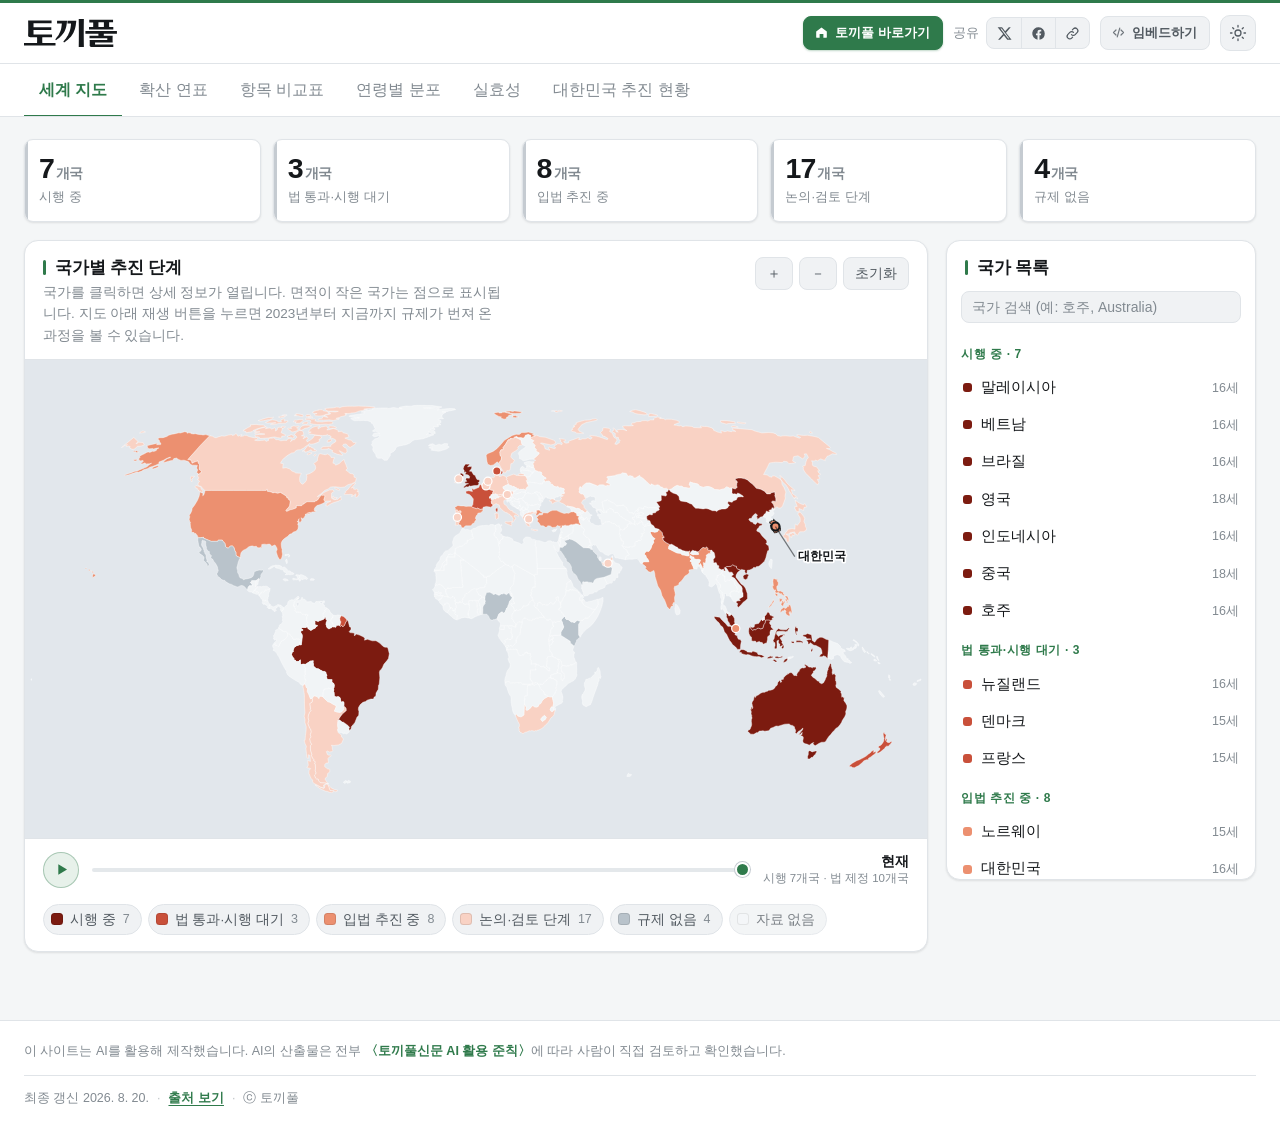
<file: index.html>
<!doctype html>
<html lang="ko" data-theme="auto">
<head>
<meta charset="utf-8">
<meta name="viewport" content="width=device-width, initial-scale=1, viewport-fit=cover">
<title>SNS 금지법 전 세계 추진 현황 · 토끼풀</title>
<meta name="description" content="청소년 소셜미디어 이용 규제(SNS 금지법)의 국가별 추진 현황을 지도·연표·비교표로 정리한 인터랙티브 대시보드">
<link rel="icon" type="image/jpeg" href="assets/favicon.jpeg">
<link rel="apple-touch-icon" href="assets/favicon.jpeg">
<link rel="stylesheet" href="css/style.css?v=1">
<script>
/* 화면 깜빡임 방지 — 첫 페인트 전에 임베드·테마 속성을 결정합니다. */
(function(){
  var p = new URLSearchParams(location.search), r = document.documentElement;
  if (p.get('embed') === '1' || p.has('tab') || p.has('tabs')) {
    r.setAttribute('data-embed','');
    if (p.has('country')) r.setAttribute('data-embed-view','country');
  }
  var t = p.get('theme');
  if (t === 'light' || t === 'dark') r.setAttribute('data-theme', t);
  else { try { var sv = localStorage.getItem('snsban:theme'); if (sv) r.setAttribute('data-theme', sv); } catch(e){} }
})();
</script>
</head>
<body>

<!-- ───────────────── 헤더: 로고 + 디스클레이머만 ───────────────── -->
<header class="site-header">
  <div class="header-inner">
    <a class="brand" href="./" aria-label="토끼풀 홈">
      <!-- logo:start -->
        <svg class="brand-logo" viewBox="0 0 339.73 102.37" fill="currentColor" role="img" aria-label="토끼풀" focusable="false">
<path d="M120.83,6.29h36.46c-.08,2-.28,4.42-.59,7.28-.31,2.86-.67,5.37-1.06,7.55-.31,2.27-.76,4.67-1.35,7.21-.59,2.54-1.28,4.99-2.06,7.35-.79,2.54-1.75,4.99-2.88,7.35-1.14,2.36-2.25,4.44-3.35,6.26-1.25,2-2.65,3.97-4.17,5.92-1.53,1.95-2.96,3.61-4.29,4.97-1.33,1.45-2.86,2.99-4.59,4.63-1.72,1.63-3.37,3.08-4.94,4.35-1.49,1.18-3.27,2.61-5.35,4.28-2.08,1.68-4.02,3.15-5.82,4.42l-2.47-3.67c1.25-1.36,2.51-2.86,3.76-4.49,1.25-1.63,2.39-3.08,3.41-4.35,1.02-1.36,2.02-2.81,3-4.35.98-1.54,1.98-3.13,3-4.76,1.02-1.81,2-3.76,2.94-5.85.94-2.09,1.72-3.85,2.35-5.31.63-1.54,1.18-3.13,1.65-4.76.47-1.63.9-3.31,1.29-5.03.39-1.54.72-3.17,1-4.9.27-1.72.49-3.26.65-4.63.16-1.54.31-3.15.47-4.83.16-1.68.27-3.29.35-4.83h-17.4V6.29ZM158.93,6.29h32.22c-.16,2.63-.43,5.56-.82,8.77-.39,3.22-.79,6.05-1.18,8.5-.55,2.99-1.22,6.03-2,9.11-.78,3.08-1.57,5.62-2.35,7.62-.94,2.72-2.02,5.33-3.23,7.82-1.22,2.5-2.41,4.74-3.59,6.73-1.33,2.27-2.92,4.6-4.76,7.01-1.84,2.4-3.55,4.47-5.12,6.19-1.8,1.82-3.59,3.54-5.35,5.17-1.76,1.63-3.51,3.18-5.23,4.63-1.8,1.45-3.71,2.97-5.7,4.56-2,1.59-3.78,2.88-5.35,3.88l-2.71-3.95c1.25-1.27,2.59-2.77,4-4.49,1.41-1.72,2.66-3.27,3.76-4.63,1.1-1.45,2.21-3.01,3.35-4.69,1.14-1.68,2.21-3.38,3.23-5.1,1.02-1.63,2.18-3.72,3.47-6.26,1.29-2.54,2.37-4.81,3.23-6.8.71-1.72,1.53-3.99,2.47-6.8.94-2.81,1.61-5.08,2-6.8.39-1.72.8-3.83,1.23-6.33.43-2.49.69-4.33.76-5.51.16-1.18.27-2.56.35-4.15.08-1.59.16-3.15.24-4.69h-12.94V6.29ZM200.44,75.63c.08-8.2.12-16.35.12-24.45s-.04-16.25-.12-24.45c-.08-8.2-.2-16.54-.35-25.02V0h18.82v1.72c-.16,8.48-.28,16.82-.35,25.02-.08,8.2-.12,16.35-.12,24.45s.04,16.25.12,24.45c.08,8.2.19,16.54.35,25.02v1.72h-18.82v-1.72c.16-8.48.27-16.82.35-25.02Z"/>
  <path d="M115.2,87.31v9.75H0v-9.75h47.76v-1.62c.08-1.08.14-2.71.18-4.87.04-2.17.06-3.93.06-5.28s-.02-2.66-.06-3.93c-.04-1.26-.1-2.44-.18-3.52v-1.62h-25.08c-1.04,0-2.04-.16-3-.47-.96-.32-1.76-.65-2.4-1.02-.56-.45-1.08-1.06-1.56-1.83-.48-.77-.68-1.74-.6-2.91.08-2.07.16-6.34.24-12.79.08-6.45.12-11.39.12-14.83s-.04-8.24-.12-14.15c-.08-5.91-.16-9.68-.24-11.3v-1.35h85.68v9.75H34.8v14.89h65.04v9.48H34.8v16.79h67.68v9.75h-35.52v1.62c-.08,1.08-.14,2.26-.18,3.52-.04,1.27-.06,2.57-.06,3.93s.02,3.11.06,5.28c.04,2.17.1,3.79.18,4.87v1.62h48.24Z"/>
  <path d="M326.54,28.89h-15.12c-.08-1.59-.14-3.13-.18-4.63-.04-1.49-.06-2.9-.06-4.21s.02-2.55.06-3.72c.04-1.17.1-2.5.18-4h14.16V3.09h-86.88v9.25h14.16c.08,1.5.14,2.83.18,4,.04,1.17.06,2.41.06,3.72s-.02,2.71-.06,4.21c-.04,1.5-.1,3.04-.18,4.63h-15.12v9.25h88.8v-9.25ZM292.15,24.26c-.04,1.5-.1,3.04-.18,4.63h-19.68c-.08-1.59-.14-3.13-.18-4.63-.04-1.49-.06-2.9-.06-4.21s.02-2.55.06-3.72c.04-1.17.1-2.5.18-4h19.68c.08,1.5.14,2.83.18,4,.04,1.17.06,2.41.06,3.72s-.02,2.71-.06,4.21Z"/>
  <path d="M339.73,53.85v-9.53h-115.2v9.53h47.52v7.57h-32.52v9.25h64.92v6.17h-64.32v1.4c.08,1.59.14,3.32.18,5.19.04,1.87.06,3.37.06,4.49s-.02,2.36-.06,3.72c-.04,1.36-.1,2.78-.18,4.28-.08,1.12.08,2.1.48,2.95.4.84.92,1.54,1.56,2.1.64.47,1.4.82,2.28,1.05.88.23,1.68.35,2.4.35h79.68v-9.54h-66.72v-7.01h64.32v-1.4c-.08-1.87-.14-3.9-.18-6.1-.04-2.2-.06-3.9-.06-5.12,0-1.31.02-2.92.06-4.84.04-1.91.1-3.76.18-5.54v-1.4h-32.4v-7.57h48Z"/>
</svg>
        <!-- logo:end -->
    </a>

    <div class="header-tools">
      <a class="header-action" id="homeLink" href="#" target="_blank" rel="noopener" title="토끼풀 바로가기">
        <svg viewBox="0 0 24 24" aria-hidden="true"><path d="M3.5 10.5 12 4l8.5 6.5V19a1.5 1.5 0 0 1-1.5 1.5h-4v-6h-6v6H5A1.5 1.5 0 0 1 3.5 19v-8.5Z"/></svg>
        토끼풀 바로가기
      </a>
      <div class="header-share" id="headerShare"></div>
      <div class="header-share-one" id="headerShareOne"></div>
      <a class="header-action" id="embedLink" href="embed.html" title="기사에 넣을 임베드 코드 만들기">
        <svg viewBox="0 0 24 24" aria-hidden="true"><path d="M8 8 4 12l4 4M16 8l4 4-4 4M14 5l-4 14"/></svg>
        임베드하기
      </a>
      <button class="theme-toggle" id="themeToggle" type="button" aria-label="밝게/어둡게 전환" title="밝게/어둡게 전환">
        <svg viewBox="0 0 24 24" aria-hidden="true"><path class="ico-sun" d="M12 4V2m0 20v-2m8-8h2M2 12h2m13.66-5.66 1.41-1.41M4.93 19.07l1.41-1.41m11.32 0 1.41 1.41M4.93 4.93l1.41 1.41M16 12a4 4 0 1 1-8 0 4 4 0 0 1 8 0Z"/><path class="ico-moon" d="M20 14.5A8 8 0 0 1 9.5 4 8.5 8.5 0 1 0 20 14.5Z"/></svg>
      </button>
    </div>
  </div>
</header>

<!-- ───────────────── 탭 6개 ───────────────── -->
<nav class="tabs" role="tablist" aria-label="주요 보기">
  <div class="tabs-inner">
    <button class="tab is-active" role="tab" aria-selected="true"  aria-controls="panel-map"      id="tab-map"      data-tab="map">세계 지도</button>
    <button class="tab" role="tab" aria-selected="false" aria-controls="panel-timeline" id="tab-timeline" data-tab="timeline">확산 연표</button>
    <button class="tab" role="tab" aria-selected="false" aria-controls="panel-table"    id="tab-table"    data-tab="table">항목 비교표</button>
    <button class="tab" role="tab" aria-selected="false" aria-controls="panel-age"      id="tab-age"      data-tab="age">연령별 분포</button>
    <button class="tab" role="tab" aria-selected="false" aria-controls="panel-efficacy" id="tab-efficacy" data-tab="efficacy">실효성</button>
    <button class="tab" role="tab" aria-selected="false" aria-controls="panel-korea"    id="tab-korea"    data-tab="korea">대한민국 추진 현황</button>
  </div>
</nav>

<main id="main">

  <!-- 1. 세계 지도 -->
  <section class="panel is-active" id="panel-map" role="tabpanel" aria-labelledby="tab-map">
    <div class="stat-row" id="mapStats"></div>

    <div class="map-layout">
      <div class="card map-card">
        <div class="card-head">
          <div>
            <h2 class="card-title">국가별 추진 단계</h2>
            <p class="card-sub" id="mapSub">국가를 클릭하면 상세 정보가 열립니다. 면적이 작은 국가는 점으로 표시됩니다.</p>
          </div>
          <div class="map-tools">
            <button class="btn-ghost" id="mapZoomIn"  type="button" aria-label="확대">＋</button>
            <button class="btn-ghost" id="mapZoomOut" type="button" aria-label="축소">－</button>
            <button class="btn-ghost" id="mapReset"   type="button">초기화</button>
          </div>
        </div>
        <div class="map-wrap" id="mapWrap">
          <svg id="worldMap" role="img" aria-label="SNS 규제 추진 현황 세계 지도"></svg>
          <div class="map-tooltip" id="mapTooltip" hidden></div>
          <div class="map-loading" id="mapLoading">지도를 불러오는 중…</div>
        </div>
        <div class="map-player" id="mapPlayer" hidden>
          <button class="play-btn" id="mapPlay" type="button" aria-label="확산 과정 재생">
            <svg class="ico-play" viewBox="0 0 24 24" aria-hidden="true"><path d="M8 5.5v13l11-6.5z"/></svg>
            <svg class="ico-pause" viewBox="0 0 24 24" aria-hidden="true"><path d="M8 5.5h3.2v13H8zM12.8 5.5H16v13h-3.2z"/></svg>
          </button>
          <input type="range" id="mapTime" min="0" max="1" step="1" value="1" aria-label="시점 이동">
          <div class="map-time">
            <span class="map-time-label" id="mapTimeLabel"></span>
            <span class="map-time-count" id="mapTimeCount"></span>
          </div>
        </div>
        <div class="legend" id="mapLegend"></div>
      </div>

      <aside class="card side-card">
        <div class="card-head"><h2 class="card-title">국가 목록</h2></div>
        <div class="side-search">
          <input type="search" id="countrySearch" placeholder="국가 검색 (예: 호주, Australia)" aria-label="국가 검색">
        </div>
        <div class="side-list" id="countryList"></div>
      </aside>
    </div>
  </section>

  <!-- 2. 확산 연표 -->
  <section class="panel" id="panel-timeline" role="tabpanel" aria-labelledby="tab-timeline" hidden>
    <div class="card">
      <div class="card-head">
        <div>
          <h2 class="card-title">확산 연표</h2>
          <p class="card-sub">항목을 클릭하면 해당 국가의 상세 정보가 열립니다.</p>
        </div>
        <div class="filter-chips" id="timelineFilters"></div>
      </div>
      <div class="timeline" id="timelineList"></div>
    </div>
  </section>

  <!-- 3. 항목 비교표 -->
  <section class="panel" id="panel-table" role="tabpanel" aria-labelledby="tab-table" hidden>
    <div class="card">
      <div class="card-head">
        <div>
          <h2 class="card-title">항목 비교표</h2>
          <p class="card-sub">열 제목을 클릭하면 정렬됩니다. 행을 클릭하면 상세 정보가 열립니다.</p>
        </div>
        <div class="table-tools">
          <input type="search" id="tableSearch" placeholder="검색" aria-label="표 검색">
          <select id="tableContinent" aria-label="대륙 필터"></select>
          <select id="tableStatus" aria-label="추진 상황 필터"></select>
          <button class="btn-ghost" id="csvExport" type="button">CSV 내려받기</button>
        </div>
      </div>
      <div class="table-scroll">
        <table class="cmp-table" id="cmpTable">
          <thead></thead><tbody></tbody>
        </table>
      </div>
      <div class="cmp-cards" id="cmpCards" hidden></div>
      <p class="table-foot" id="tableFoot"></p>
    </div>
  </section>

  <!-- 4. 연령별 분포 -->
  <section class="panel" id="panel-age" role="tabpanel" aria-labelledby="tab-age" hidden>
    <div class="card">
      <div class="card-head">
        <div>
          <h2 class="card-title">연령 기준별 국가 분포</h2>
          <p class="card-sub">각 국가가 채택(또는 추진)하는 최소 연령 기준. 칸의 색은 추진 단계이며, 클릭하면 상세 정보가 열립니다.</p>
        </div>
      </div>
      <div class="age-scroll"><div class="age-stack" id="ageStack"></div></div>
      <div class="legend" id="ageLegend"></div>
    </div>
  </section>

  <!-- 5. 실효성 -->
  <section class="panel" id="panel-efficacy" role="tabpanel" aria-labelledby="tab-efficacy" hidden>
    <div class="grid-2">
      <div class="card">
        <div class="card-head">
          <div>
            <h2 class="card-title">규제 대상 연령대의 우회 이용 추정 비율</h2>
            <p class="card-sub">VPN·연령 허위 입력·타인 계정 등으로 규제를 우회해 계속 이용하는 비율(설문 추정)</p>
          </div>
        </div>
        <div class="chart-wrap chart-bypass"><svg id="bypassChart" role="img" aria-label="국가별 우회 이용 비율"></svg></div>
      </div>
      <div class="card">
        <div class="card-head">
          <div>
            <h2 class="card-title">시행 전후 이용률 변화</h2>
            <p class="card-sub">규제 대상 연령대의 SNS 이용률(%). 왼쪽 점이 시행 전, 오른쪽 점이 시행 후.</p>
          </div>
        </div>
        <div class="chart-wrap chart-dumbbell"><svg id="dumbbellChart" role="img" aria-label="시행 전후 이용률 변화"></svg></div>
      </div>
    </div>
    <div class="card">
      <div class="card-head"><div><h2 class="card-title">집행 실적과 쟁점</h2></div></div>
      <div class="kv-cards" id="efficacyCards"></div>
    </div>
  </section>

  <!-- 6. 대한민국 추진 현황 -->
  <section class="panel" id="panel-korea" role="tabpanel" aria-labelledby="tab-korea" hidden>
    <div class="stat-row" id="koreaStats"></div>

    <div class="card">
      <div class="card-head">
        <div><h2 class="card-title">발의 법안 현황</h2><p class="card-sub">국회 의안정보시스템 기준. 단계 막대는 진행 정도를 나타냅니다.</p></div>
      </div>
      <div class="bill-list" id="koreaBills"></div>
    </div>

    <div class="grid-2">
      <div class="card">
        <div class="card-head"><div><h2 class="card-title">연령대별 SNS 이용률</h2><p class="card-sub">주 1회 이상 이용 기준(%)</p></div></div>
        <div class="chart-wrap chart-korea-usage"><svg id="koreaUsageChart" role="img" aria-label="연령대별 SNS 이용률"></svg></div>
      </div>
      <div class="card">
        <div class="card-head"><div><h2 class="card-title">여론조사</h2><p class="card-sub">청소년 SNS 이용 제한 도입에 대한 찬반</p></div></div>
        <div class="poll-list" id="koreaPolls"></div>
      </div>
    </div>

  </section>

</main>

<footer class="site-footer">
  <div class="footer-inner">
    <p class="ai-note" id="aiNote">이 사이트는 AI를 활용해 제작했습니다. AI의 산출물은 전부 <a href="https://n.tokipul.net/aiprinciple" target="_blank" rel="noopener">〈토끼풀신문 AI 활용 준칙〉</a>에 따라 사람이 직접 검토하고 확인했습니다.</p>

    <div class="footer-meta">
      <span id="footerUpdated"></span>
      <span class="footer-sep">·</span>
      <button class="footer-link" id="sourcesBtn" type="button">출처 보기</button>
      <span class="footer-sep">·</span>
      <span>ⓒ 토끼풀</span>
    </div>
  </div>
</footer>

<!-- ───────────────── 국가 상세 팝업 ───────────────── -->
<div class="modal-backdrop" id="modalBackdrop" hidden>
  <div class="modal" role="dialog" aria-modal="true" aria-labelledby="modalCountry" id="modal">
    <button class="modal-close" id="modalClose" type="button" aria-label="닫기">✕</button>
    <div class="modal-body" id="modalBody"></div>
  </div>
</div>

<script src="vendor/d3.v7.min.js"></script>
<script src="vendor/topojson-client.min.js"></script>
<script src="js/config.js?v=1"></script>
<script src="js/sample-data.js?v=1"></script>
<script src="js/util.js?v=1"></script>
<script src="js/share.js?v=1"></script>
<script src="js/sources.js?v=1"></script>
<script src="js/embed.js?v=1"></script>
<script src="js/data.js?v=1"></script>
<script src="js/charts.js?v=1"></script>
<script src="js/modal.js?v=1"></script>
<script src="js/tab-map.js?v=1"></script>
<script src="js/tab-timeline.js?v=1"></script>
<script src="js/tab-table.js?v=1"></script>
<script src="js/tab-age.js?v=1"></script>
<script src="js/tab-efficacy.js?v=1"></script>
<script src="js/tab-korea.js?v=1"></script>
<script src="js/app.js?v=1"></script>
</body>
</html>
</file>
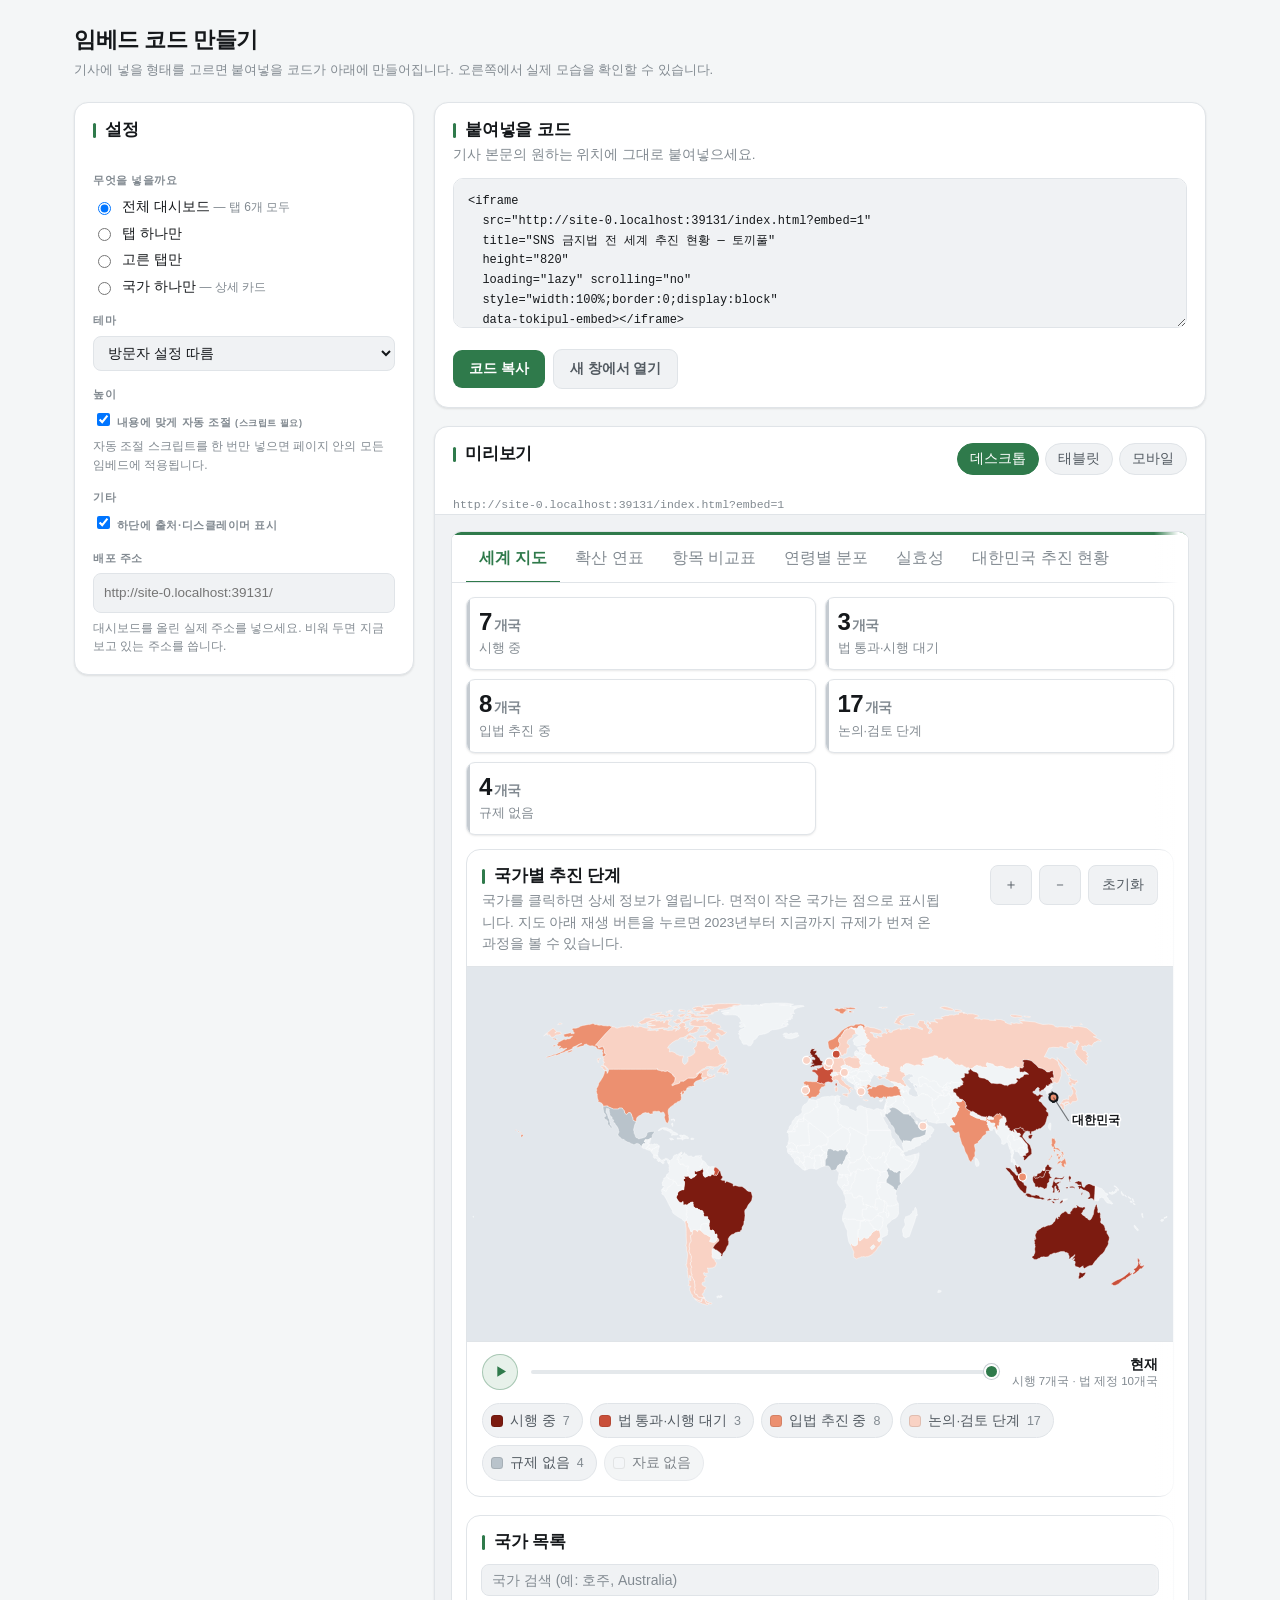
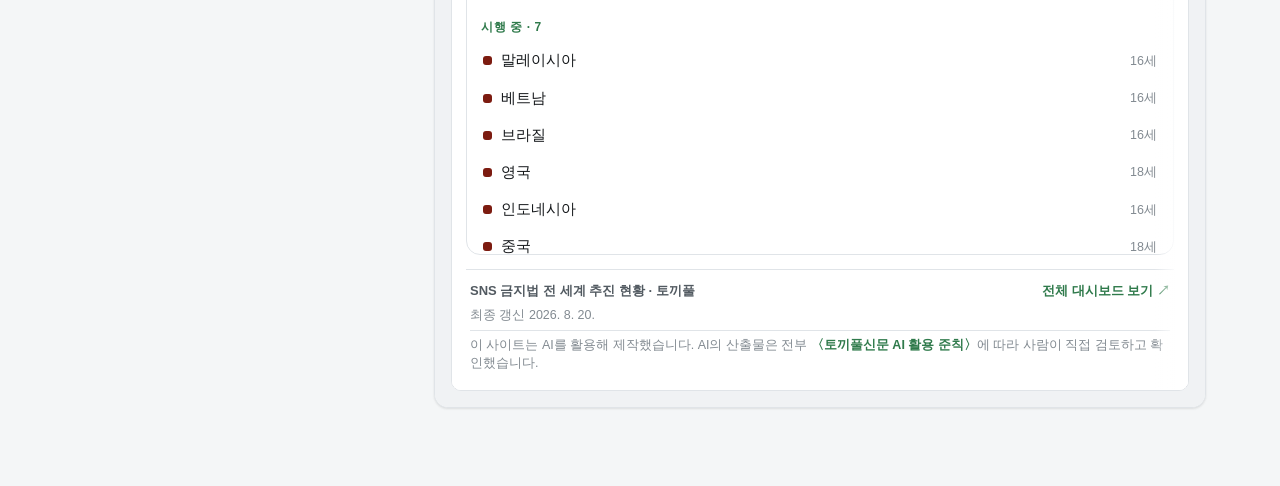
<file: embed.html>
<!doctype html>
<html lang="ko">
<head>
<meta charset="utf-8">
<meta name="viewport" content="width=device-width, initial-scale=1">
<title>임베드 코드 만들기 · 토끼풀</title>
<link rel="icon" type="image/jpeg" href="assets/favicon.jpeg">
<link rel="apple-touch-icon" href="assets/favicon.jpeg">
<link rel="stylesheet" href="css/style.css?v=1">
<style>
  body{background:var(--bg)}
  .wrap{max-width:1180px; margin:0 auto; padding:26px 24px 60px}
  .page-head{margin-bottom:22px}
  .page-head h1{font-size:22px; letter-spacing:-.02em}
  .page-head p{font-size:13px; color:var(--text-3); margin-top:5px}
  .cols{display:grid; grid-template-columns:340px minmax(0,1fr); gap:20px; align-items:start}
  @media (max-width:940px){ .cols{grid-template-columns:1fr} }
  .fieldset{padding:4px 18px 18px}
  .f{margin-top:15px}
  .f > label{display:block; font-size:11px; font-weight:700; letter-spacing:.05em;
             color:var(--text-3); text-transform:uppercase; margin-bottom:6px}
  .f select, .f input[type=text], .f input[type=number]{
    width:100%; background:var(--surface-2); border:1px solid var(--border);
    border-radius:8px; padding:8px 10px; font:inherit; font-size:13.5px; color:var(--text)}
  .radios{display:flex; flex-direction:column; gap:5px}
  .radios label, .check{display:flex; align-items:center; gap:8px; font-size:13.5px; cursor:pointer}
  .radios label span small{color:var(--text-3); font-size:12px}
  .hint{font-size:12px; color:var(--text-3); margin-top:6px; line-height:1.55}
  .snippet{
    width:100%; min-height:150px; font-family:var(--mono); font-size:12px; line-height:1.65;
    background:var(--surface-2); border:1px solid var(--border); border-radius:10px;
    padding:13px 14px; color:var(--text); resize:vertical; white-space:pre; overflow-x:auto}
  .btn{appearance:none; border:0; border-radius:9px; padding:8px 16px; font-size:13.5px;
       font-weight:650; cursor:pointer; background:var(--accent); color:#fff}
  :root[data-theme="dark"] .btn{color:#0C1A11}
  .btn.ghost{background:var(--surface-2); border:1px solid var(--border); color:var(--text-2)}
  .btnrow{display:flex; gap:8px; align-items:center; padding:0 18px 18px}
  .ok{font-size:12.5px; color:var(--accent); opacity:0; transition:opacity .2s}
  .ok.show{opacity:1}
  .preview-frame{width:100%; border:0; display:block; background:var(--surface)}
  .preview-box{border-top:1px solid var(--border); background:var(--surface-2); padding:16px}
  .device{margin:0 auto; background:var(--surface); border:1px solid var(--border);
          border-radius:10px; overflow:hidden; transition:max-width .2s}
  .urlbar{font-family:var(--mono); font-size:11.5px; color:var(--text-3);
          padding:9px 18px 0; word-break:break-all}
</style>
</head>
<body>
<div class="wrap">

  <div class="page-head">
    <h1>임베드 코드 만들기</h1>
    <p>기사에 넣을 형태를 고르면 붙여넣을 코드가 아래에 만들어집니다. 오른쪽에서 실제 모습을 확인할 수 있습니다.</p>
  </div>

  <div class="cols">
    <div class="card">
      <div class="card-head"><h2 class="card-title">설정</h2></div>
      <div class="fieldset">

        <div class="f">
          <label>무엇을 넣을까요</label>
          <div class="radios" id="viewRadios">
            <label><input type="radio" name="view" value="all" checked>
              <span>전체 대시보드 <small>— 탭 6개 모두</small></span></label>
            <label><input type="radio" name="view" value="tab">
              <span>탭 하나만</span></label>
            <label><input type="radio" name="view" value="some">
              <span>고른 탭만</span></label>
            <label><input type="radio" name="view" value="country">
              <span>국가 하나만 <small>— 상세 카드</small></span></label>
          </div>
        </div>

        <div class="f" id="tabRow" hidden>
          <label>탭</label>
          <select id="tabSel"></select>
        </div>

        <div class="f" id="tabsRow" hidden>
          <label>탭 고르기</label>
          <div class="radios" id="tabsChecks"></div>
        </div>

        <div class="f" id="countryRow" hidden>
          <label>국가</label>
          <select id="countrySel"></select>
        </div>

        <div class="f">
          <label>테마</label>
          <select id="themeSel">
            <option value="">방문자 설정 따름</option>
            <option value="light">밝게 고정</option>
            <option value="dark">어둡게 고정</option>
          </select>
        </div>

        <div class="f">
          <label>높이</label>
          <label class="check"><input type="checkbox" id="autoH" checked>
            <span>내용에 맞게 자동 조절 <small>(스크립트 필요)</small></span></label>
          <div style="margin-top:8px" id="fixedHRow" hidden>
            <input type="number" id="fixedH" value="720" min="240" step="20">
          </div>
          <p class="hint" id="autoHint">자동 조절 스크립트를 한 번만 넣으면 페이지 안의 모든 임베드에 적용됩니다.</p>
        </div>

        <div class="f">
          <label>기타</label>
          <label class="check"><input type="checkbox" id="creditChk" checked>
            <span>하단에 출처·디스클레이머 표시</span></label>
        </div>

        <div class="f">
          <label>배포 주소</label>
          <input type="text" id="baseUrl" placeholder="https://example.com/sns-dashboard/">
          <p class="hint">대시보드를 올린 실제 주소를 넣으세요. 비워 두면 지금 보고 있는 주소를 씁니다.</p>
        </div>

      </div>
    </div>

    <div>
      <div class="card">
        <div class="card-head">
          <div><h2 class="card-title">붙여넣을 코드</h2>
          <p class="card-sub">기사 본문의 원하는 위치에 그대로 붙여넣으세요.</p></div>
        </div>
        <div style="padding:0 18px 14px"><textarea class="snippet" id="snippet" readonly spellcheck="false"></textarea></div>
        <div class="btnrow">
          <button class="btn" id="copyBtn" type="button">코드 복사</button>
          <button class="btn ghost" id="openBtn" type="button">새 창에서 열기</button>
          <span class="ok" id="copiedMsg">복사했습니다</span>
        </div>
      </div>

      <div class="card">
        <div class="card-head">
          <div><h2 class="card-title">미리보기</h2></div>
          <div class="filter-chips" id="widthChips"></div>
        </div>
        <div class="urlbar" id="urlBar"></div>
        <div class="preview-box">
          <div class="device" id="device">
            <iframe class="preview-frame" id="preview" title="미리보기" height="720"
                    scrolling="no" data-tokipul-embed></iframe>
          </div>
        </div>
      </div>
    </div>
  </div>
</div>

<script src="vendor/d3.v7.min.js"></script>
<script src="js/config.js?v=1"></script>
<script src="js/util.js?v=1"></script>
<script src="js/data.js?v=1"></script>
<script src="js/sample-data.js?v=1"></script>
<script src="embed-resizer.js"></script>
<script src="js/embed-builder.js?v=1"></script>
</body>
</html>
</file>
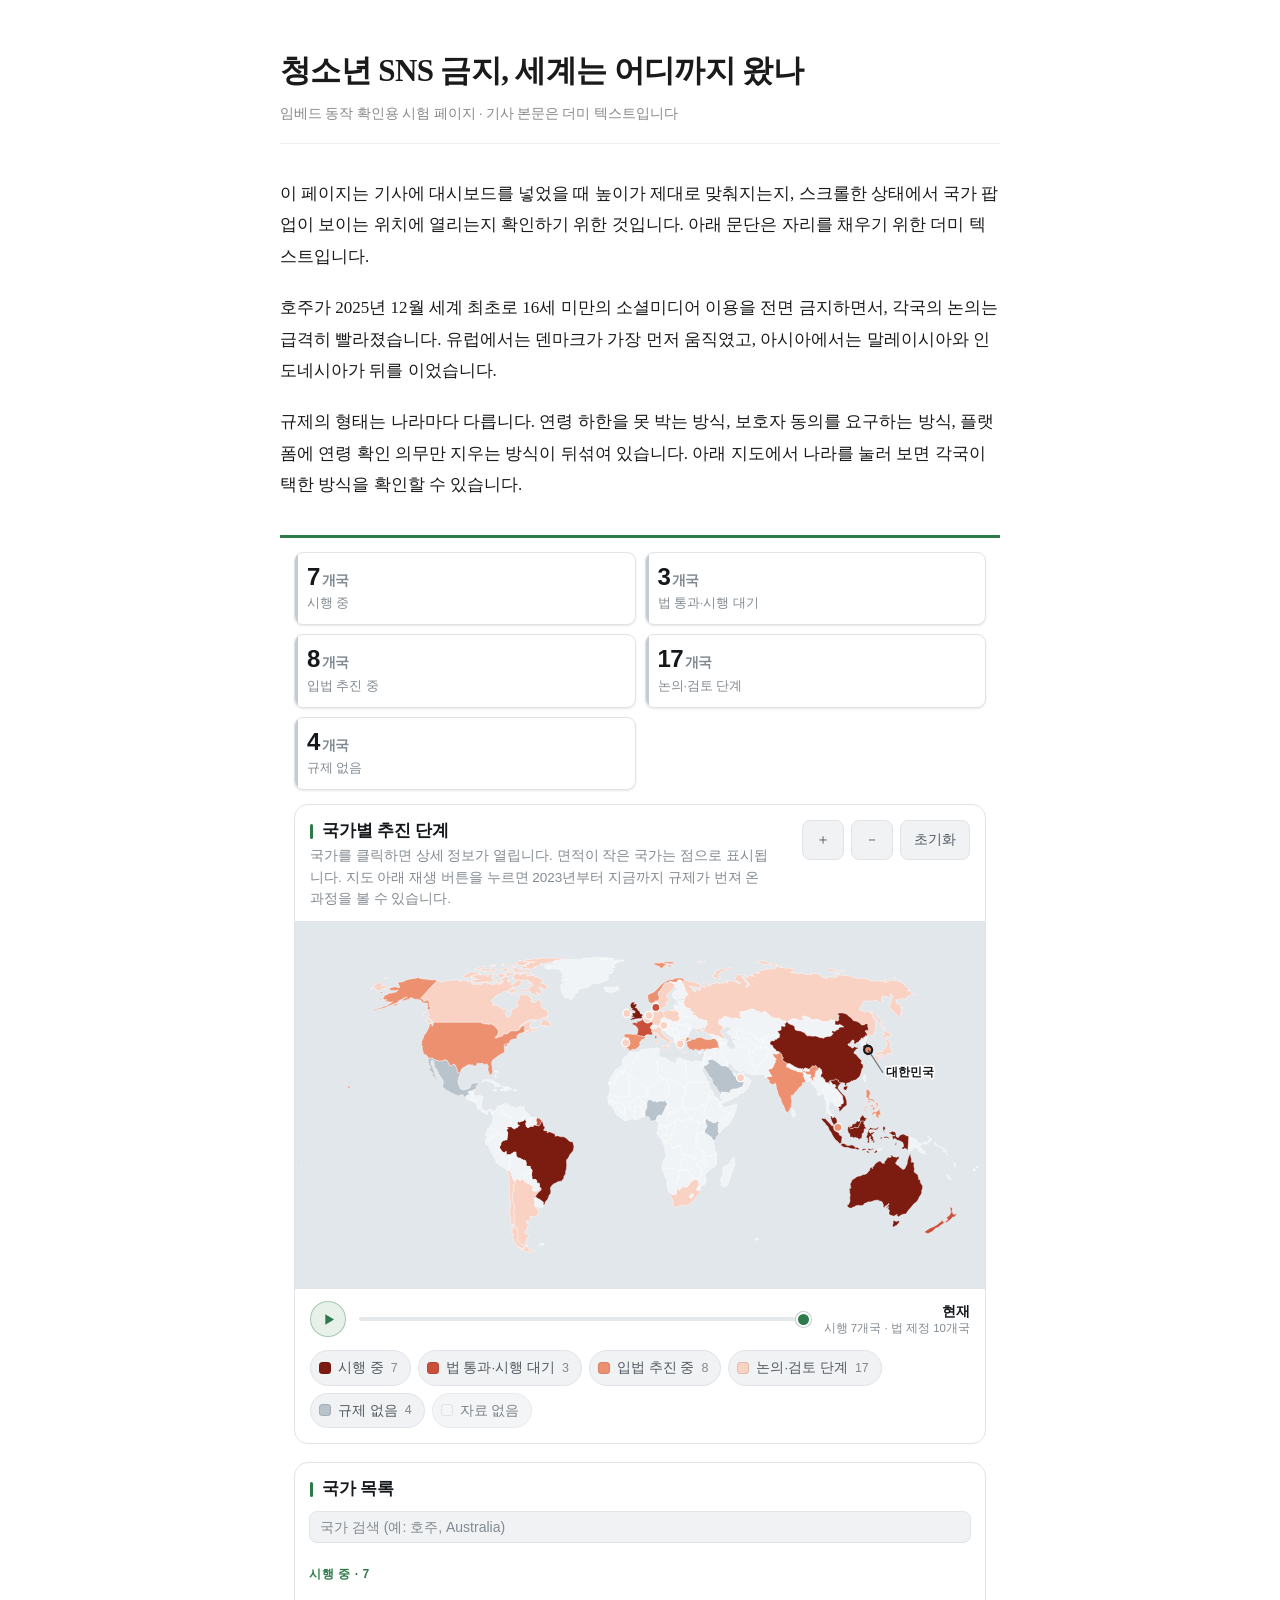
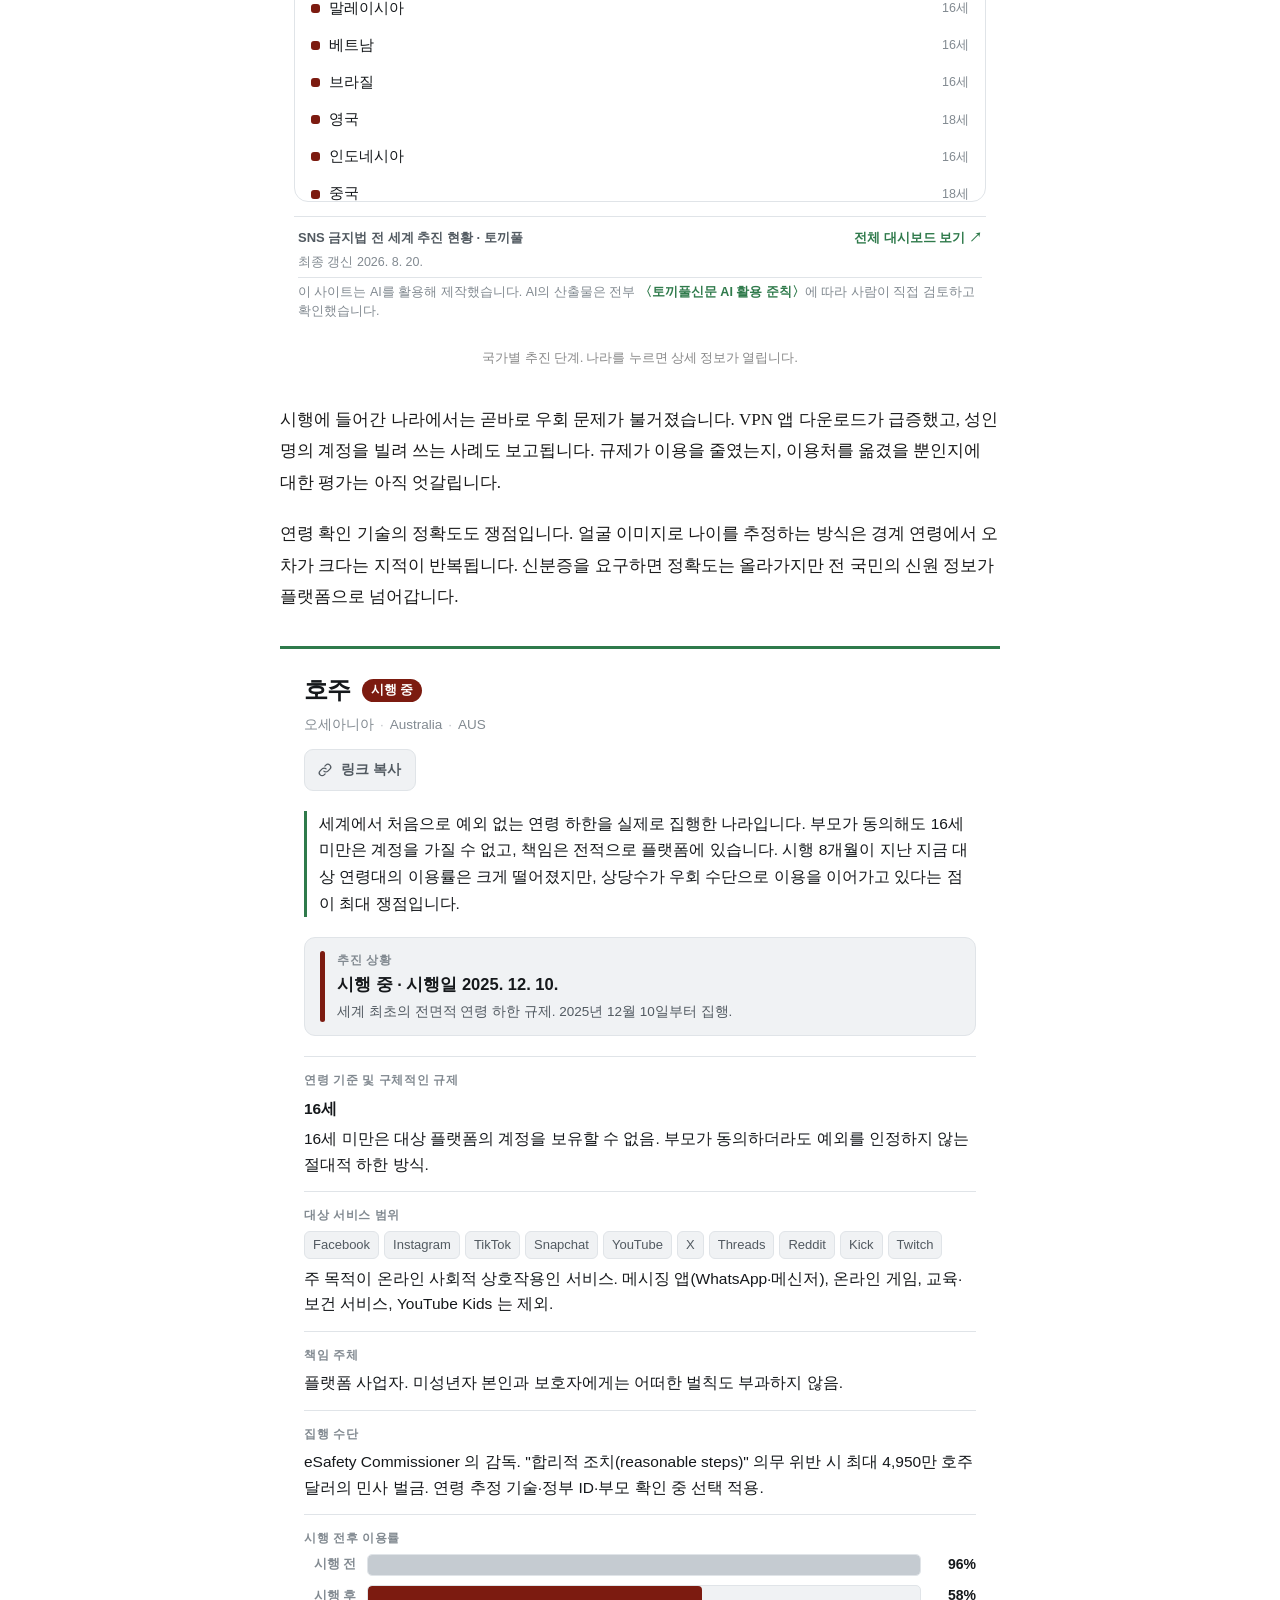
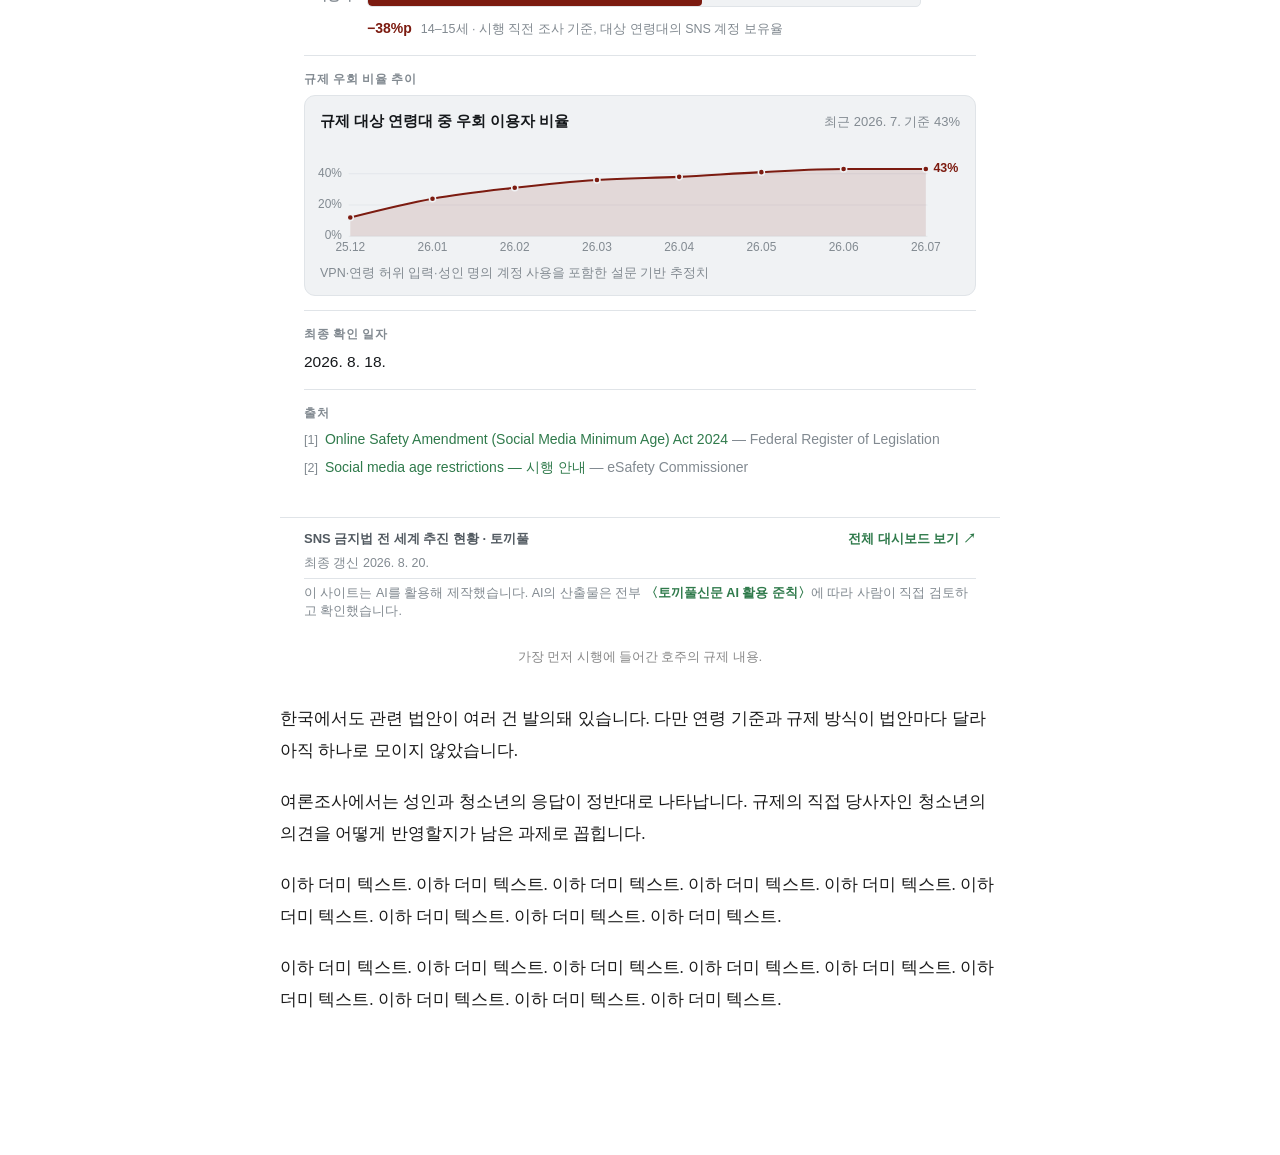
<file: tools/article-test.html>
<!doctype html>
<html lang="ko"><head><meta charset="utf-8">
<meta name="viewport" content="width=device-width, initial-scale=1">
<title>임베드 시험용 기사 페이지</title>
<style>
 body{font:17px/1.85 -apple-system,"Apple SD Gothic Neo","Noto Sans KR",serif;
      max-width:720px;margin:0 auto;padding:50px 22px 120px;color:#1a1a1a;background:#fff}
 h1{font-size:31px;line-height:1.35;margin:0 0 10px;letter-spacing:-.02em}
 .byline{color:#888;font-size:13.5px;margin-bottom:34px;padding-bottom:16px;border-bottom:1px solid #eee}
 p{margin:0 0 20px}
 figure{margin:34px 0}
 figcaption{font-size:13px;color:#888;margin-top:9px;text-align:center}
 @media (prefers-color-scheme:dark){ body{background:#111;color:#eee} .byline{border-color:#333} }
</style></head><body>

<h1>청소년 SNS 금지, 세계는 어디까지 왔나</h1>
<div class="byline">임베드 동작 확인용 시험 페이지 · 기사 본문은 더미 텍스트입니다</div>

<p>이 페이지는 기사에 대시보드를 넣었을 때 높이가 제대로 맞춰지는지, 스크롤한 상태에서 국가 팝업이 보이는 위치에 열리는지 확인하기 위한 것입니다. 아래 문단은 자리를 채우기 위한 더미 텍스트입니다.</p>
<p>호주가 2025년 12월 세계 최초로 16세 미만의 소셜미디어 이용을 전면 금지하면서, 각국의 논의는 급격히 빨라졌습니다. 유럽에서는 덴마크가 가장 먼저 움직였고, 아시아에서는 말레이시아와 인도네시아가 뒤를 이었습니다.</p>
<p>규제의 형태는 나라마다 다릅니다. 연령 하한을 못 박는 방식, 보호자 동의를 요구하는 방식, 플랫폼에 연령 확인 의무만 지우는 방식이 뒤섞여 있습니다. 아래 지도에서 나라를 눌러 보면 각국이 택한 방식을 확인할 수 있습니다.</p>

<figure>
  <iframe
    src="../index.html?embed=1&tab=map"
    title="SNS 금지법 전 세계 추진 현황 — 토끼풀"
    height="820" loading="lazy" scrolling="no"
    style="width:100%;border:0;display:block"
    data-tokipul-embed></iframe>
  <figcaption>국가별 추진 단계. 나라를 누르면 상세 정보가 열립니다.</figcaption>
</figure>

<p>시행에 들어간 나라에서는 곧바로 우회 문제가 불거졌습니다. VPN 앱 다운로드가 급증했고, 성인 명의 계정을 빌려 쓰는 사례도 보고됩니다. 규제가 이용을 줄였는지, 이용처를 옮겼을 뿐인지에 대한 평가는 아직 엇갈립니다.</p>
<p>연령 확인 기술의 정확도도 쟁점입니다. 얼굴 이미지로 나이를 추정하는 방식은 경계 연령에서 오차가 크다는 지적이 반복됩니다. 신분증을 요구하면 정확도는 올라가지만 전 국민의 신원 정보가 플랫폼으로 넘어갑니다.</p>

<figure>
  <iframe
    src="../index.html?embed=1&country=AUS"
    title="호주 SNS 규제 현황 — 토끼풀"
    height="720" loading="lazy" scrolling="no"
    style="width:100%;border:0;display:block"
    data-tokipul-embed></iframe>
  <figcaption>가장 먼저 시행에 들어간 호주의 규제 내용.</figcaption>
</figure>

<p>한국에서도 관련 법안이 여러 건 발의돼 있습니다. 다만 연령 기준과 규제 방식이 법안마다 달라 아직 하나로 모이지 않았습니다.</p>
<p>여론조사에서는 성인과 청소년의 응답이 정반대로 나타납니다. 규제의 직접 당사자인 청소년의 의견을 어떻게 반영할지가 남은 과제로 꼽힙니다.</p>
<p>이하 더미 텍스트. 이하 더미 텍스트. 이하 더미 텍스트. 이하 더미 텍스트. 이하 더미 텍스트. 이하 더미 텍스트. 이하 더미 텍스트. 이하 더미 텍스트. 이하 더미 텍스트.</p>
<p>이하 더미 텍스트. 이하 더미 텍스트. 이하 더미 텍스트. 이하 더미 텍스트. 이하 더미 텍스트. 이하 더미 텍스트. 이하 더미 텍스트. 이하 더미 텍스트. 이하 더미 텍스트.</p>

<script src="../embed-resizer.js" async></script>
</body></html>
</file>
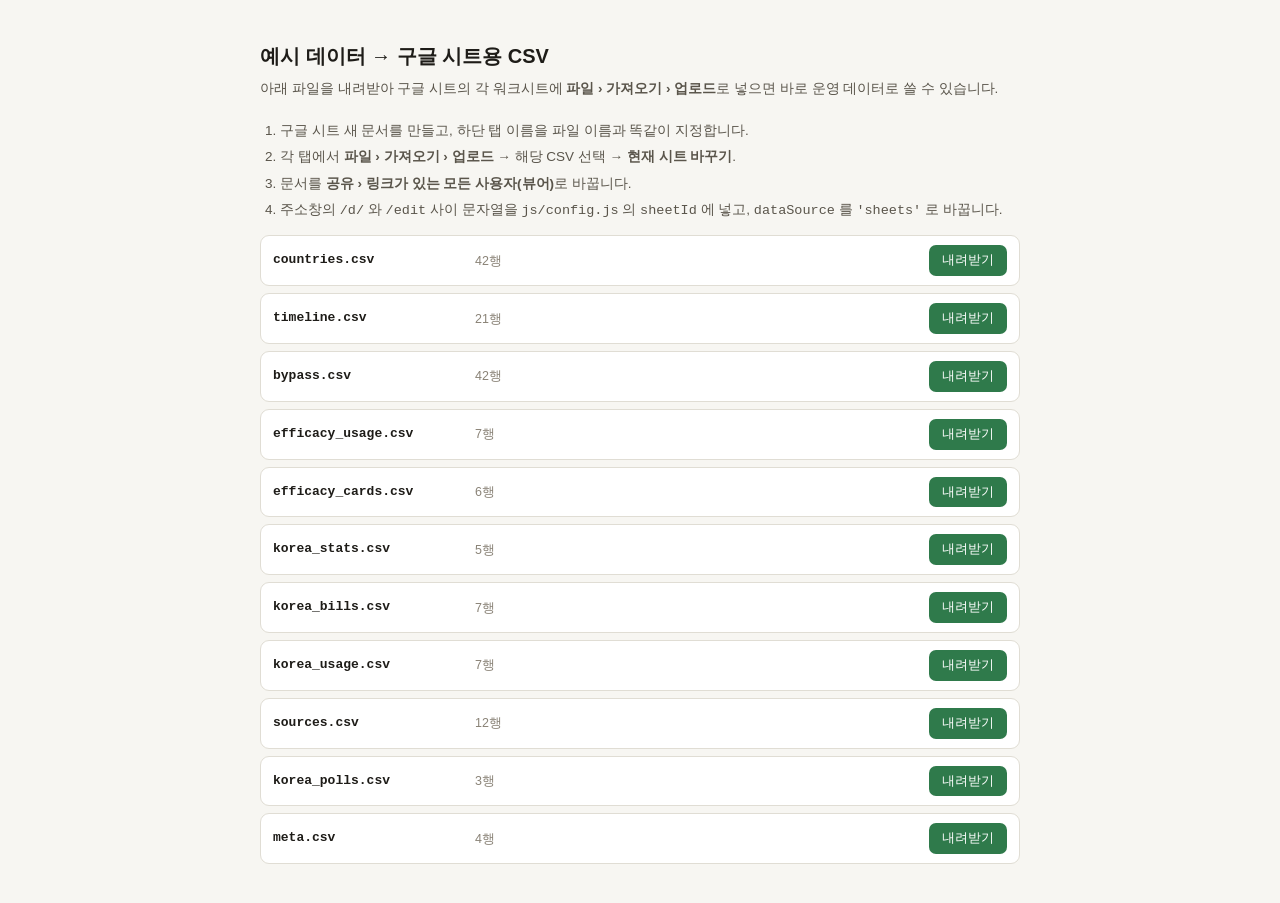
<file: tools/dump-sheets.html>
<!doctype html>
<html lang="ko"><head><meta charset="utf-8">
<title>예시 데이터 → 구글 시트용 CSV 만들기</title>
<style>
 body{font:15px/1.6 -apple-system,"Apple SD Gothic Neo","Noto Sans KR",sans-serif;
      max-width:760px;margin:40px auto;padding:0 20px;color:#1E1C18;background:#F7F6F2}
 h1{font-size:20px;margin:0 0 6px} p{color:#5A554B;font-size:13.5px;margin:0 0 20px}
 ol{padding-left:20px;font-size:13.5px;color:#5A554B} li{margin-bottom:5px}
 .row{display:flex;align-items:center;gap:12px;padding:9px 12px;border:1px solid #E0DDD4;
      border-radius:9px;background:#fff;margin-bottom:7px}
 .nm{font-weight:650;flex:0 0 190px;font-family:ui-monospace,Menlo,monospace;font-size:13px}
 .ct{color:#8A8377;font-size:12.5px;flex:1}
 a.dl{font-size:13px;text-decoration:none;background:#2F7A4B;color:#fff;padding:5px 13px;border-radius:7px}
</style></head><body>
<h1>예시 데이터 → 구글 시트용 CSV</h1>
<p>아래 파일을 내려받아 구글 시트의 각 워크시트에 <b>파일 › 가져오기 › 업로드</b>로 넣으면 바로 운영 데이터로 쓸 수 있습니다.</p>
<ol>
  <li>구글 시트 새 문서를 만들고, 하단 탭 이름을 파일 이름과 똑같이 지정합니다.</li>
  <li>각 탭에서 <b>파일 › 가져오기 › 업로드</b> → 해당 CSV 선택 → <b>현재 시트 바꾸기</b>.</li>
  <li>문서를 <b>공유 › 링크가 있는 모든 사용자(뷰어)</b>로 바꿉니다.</li>
  <li>주소창의 <code>/d/</code> 와 <code>/edit</code> 사이 문자열을 <code>js/config.js</code> 의 <code>sheetId</code> 에 넣고,
      <code>dataSource</code> 를 <code>'sheets'</code> 로 바꿉니다.</li>
</ol>
<div id="out"></div>
<script src="../js/config.js"></script>
<script src="../js/sample-data.js"></script>
<script src="dump-sheets.js"></script>
</body></html>
</file>
<file: css/style.css>
/* ===========================================================
   토끼풀 · SNS 금지법 전 세계 추진 현황 대시보드
   =========================================================== */

/* ---------- 토큰 (라이트) ----------
   중성 회색 바탕 + 클로버 그린 강조 + 붉은 계열 순서형 램프 */
:root{
  --bg:#F4F6F7;
  --surface:#FFFFFF;
  --surface-2:#F0F2F4;
  --surface-3:#E4E8EB;
  --border:#E0E4E8;
  --border-strong:#C5CBD1;
  --text:#15181B;
  --text-2:#525A61;
  --text-3:#828A91;
  --accent:#2F7A4B;          /* 토끼풀 그린 */
  --accent-soft:#E7F1EA;
  --focus:#2F7A4B;
  --shadow-sm:0 1px 2px rgba(16,20,24,.05), 0 1px 3px rgba(16,20,24,.05);
  --shadow-md:0 4px 12px rgba(16,20,24,.08), 0 2px 4px rgba(16,20,24,.05);
  --shadow-lg:0 24px 60px rgba(16,20,24,.20), 0 4px 12px rgba(16,20,24,.10);

  /* 추진 단계 순서형 램프 (연함 → 진함) */
  --st-none:#B9C3CB;
  --st-debate:#F9D2C4;
  --st-bill:#EC9070;
  --st-passed:#C9503A;
  --st-enforced:#7C1B10;
  --st-nodata:#F1F4F6;

  --st-none-ink:#333B42;
  --st-debate-ink:#5E2416;
  --st-bill-ink:#3A1206;
  --st-passed-ink:#FFFFFF;
  --st-enforced-ink:#FFFFFF;

  /* 여론조사 막대 — 찬반을 붉은색/회색으로 구분 */
  --poll-pro:#C9503A;      --poll-pro-ink:#FFFFFF;
  --poll-con:#A7B0B7;      --poll-con-ink:#15181B;

  --map-stroke:#FFFFFF;
  --map-sea:#E2E7EC;
  --grid:#E3E7EA;

  --ok:#2F7A4B;
  --warn:#B0563A;
  --bad:#AE3624;

  --radius:14px;
  --radius-sm:9px;
  --maxw:1440px;
  --font:-apple-system, BlinkMacSystemFont, "Pretendard", "Apple SD Gothic Neo",
         "Noto Sans KR", "Malgun Gothic", Segoe UI, Roboto, sans-serif;
  --mono:ui-monospace, SFMono-Regular, "SF Mono", Menlo, monospace;
}

/* ---------- 토큰 (다크) ---------- */
@media (prefers-color-scheme: dark){
  :root:not([data-theme="light"]){
    --bg:#101215;
    --surface:#181B1E;
    --surface-2:#1F2327;
    --surface-3:#282D32;
    --border:#2F353A;
    --border-strong:#434A50;
    --text:#EDEFF1;
    --text-2:#AAB2B9;
    --text-3:#798188;
    --accent:#6FC08A;
    --accent-soft:#17281D;
    --focus:#6FC08A;
    --shadow-sm:0 1px 2px rgba(0,0,0,.4);
    --shadow-md:0 4px 14px rgba(0,0,0,.45);
    --shadow-lg:0 24px 60px rgba(0,0,0,.6);

    /* 라이트 모드와 같은 방향 — 단계가 올라갈수록 진한 색 */
    --st-none:#363E45;
    --st-debate:#E3BFB2;
    --st-bill:#DA8568;
    --st-passed:#C04D37;
    --st-enforced:#9E2415;
    --st-nodata:#1B1F23;

    --st-none-ink:#C9D0D6;
    --st-debate-ink:#1A1210;
    --st-bill-ink:#1A1210;
    --st-passed-ink:#FFFFFF;
    --st-enforced-ink:#FFFFFF;

    --poll-pro:#C04D37;      --poll-pro-ink:#FFFFFF;
    --poll-con:#5C666E;      --poll-con-ink:#EDEFF1;

    --map-stroke:#101215;
    --map-sea:#14181B;
    --grid:#2A3036;

    --ok:#6FC08A;
    --warn:#E0866B;
    --bad:#EE7A63;
  }
}
:root[data-theme="dark"]{
  --bg:#101215; --surface:#181B1E; --surface-2:#1F2327; --surface-3:#282D32;
  --border:#2F353A; --border-strong:#434A50;
  --text:#EDEFF1; --text-2:#AAB2B9; --text-3:#798188;
  --accent:#6FC08A; --accent-soft:#17281D; --focus:#6FC08A;
  --shadow-sm:0 1px 2px rgba(0,0,0,.4);
  --shadow-md:0 4px 14px rgba(0,0,0,.45);
  --shadow-lg:0 24px 60px rgba(0,0,0,.6);
  --st-none:#363E45; --st-debate:#E3BFB2; --st-bill:#DA8568; --st-passed:#C04D37; --st-enforced:#9E2415; --st-nodata:#1B1F23;
  --st-none-ink:#C9D0D6; --st-debate-ink:#1A1210; --st-bill-ink:#1A1210; --st-passed-ink:#FFFFFF; --st-enforced-ink:#FFFFFF;
  --poll-pro:#C04D37; --poll-pro-ink:#FFFFFF;
  --poll-con:#5C666E; --poll-con-ink:#EDEFF1;
  --map-stroke:#101215; --map-sea:#14181B; --grid:#2A3036;
  --ok:#6FC08A; --warn:#E0866B; --bad:#EE7A63;
}


/* ---------- 기본 ---------- */
*,*::before,*::after{box-sizing:border-box}
[hidden]{display:none !important}
html{-webkit-text-size-adjust:100%}
body{
  margin:0; background:var(--bg); color:var(--text);
  font-family:var(--font); font-size:16.5px; line-height:1.6;
  -webkit-font-smoothing:antialiased; text-rendering:optimizeLegibility;
}
h1,h2,h3,h4{margin:0; font-weight:650; letter-spacing:-.01em; line-height:1.3}
p{margin:0}
button{font:inherit; color:inherit}
a{color:var(--accent); text-underline-offset:3px}
:focus-visible{outline:2px solid var(--focus); outline-offset:2px; border-radius:4px}
::selection{background:var(--accent-soft); color:var(--text)}

/* ---------- 헤더 ---------- */
.site-header{
  background:var(--surface); border-bottom:1px solid var(--border);
  border-top:3px solid var(--accent);          /* 토끼풀 시그니처 */
  position:sticky; top:0; z-index:60;
}
.header-inner{
  max-width:var(--maxw); margin:0 auto; padding:12px 24px;
  display:flex; align-items:center; gap:16px;
}
.brand{display:flex; align-items:center; gap:9px; text-decoration:none; color:var(--text); flex:0 0 auto}
.brand-logo{height:28px; width:auto; display:block; color:var(--text)}

.header-tools{margin-left:auto; display:flex; align-items:center; gap:10px; flex-wrap:wrap}
.header-share{display:inline-flex; align-items:center; gap:7px}
.header-share-one{display:none}
.header-action{
  display:inline-flex; align-items:center; gap:6px;
  color:var(--text-2); text-decoration:none; font-size:13px; font-weight:620;
  background:var(--surface-2); border:1px solid var(--border); border-radius:8px;
  padding:6px 12px 6px 10px; white-space:nowrap;
}
.header-action:hover{
  background:var(--accent-soft); color:var(--accent);
  border-color:color-mix(in srgb, var(--accent) 35%, transparent);
}
.header-action svg{
  width:15px; height:15px; flex:0 0 auto; fill:none; stroke:currentColor;
  stroke-width:1.9; stroke-linecap:round; stroke-linejoin:round; opacity:.8;
}
.header-action:hover svg{opacity:1}
/* 토끼풀 홈 — 헤더의 주 버튼 */
#homeLink{
  background:var(--accent); border-color:var(--accent); color:#fff; font-weight:700;
  box-shadow:0 1px 2px color-mix(in srgb, var(--accent) 30%, transparent);
}
#homeLink svg{fill:currentColor; stroke:none; opacity:1}
#homeLink:hover{
  background:color-mix(in srgb, var(--accent) 86%, #000);
  border-color:color-mix(in srgb, var(--accent) 86%, #000);
  color:#fff;
}
:root[data-theme="dark"] #homeLink{color:#0C1A11}
:root[data-theme="dark"] #homeLink:hover{
  background:color-mix(in srgb, var(--accent) 82%, #fff);
  border-color:color-mix(in srgb, var(--accent) 82%, #fff); color:#0C1A11;
}
@media (prefers-color-scheme: dark){
  :root:not([data-theme="light"]) #homeLink{color:#0C1A11}
  :root:not([data-theme="light"]) #homeLink:hover{
    background:color-mix(in srgb, var(--accent) 82%, #fff);
    border-color:color-mix(in srgb, var(--accent) 82%, #fff); color:#0C1A11;
  }
}

/* 공유 버튼 (헤더 · 국가 팝업 공용) — 한 묶음으로 붙여서 표시 */
.share-label{font-size:12.5px; color:var(--text-3)}
.share-group{
  display:inline-flex; align-items:stretch; overflow:hidden;
  border:1px solid var(--border); border-radius:8px; background:var(--surface-2);
}
.share-btn{
  width:34px; height:30px; padding:0; flex:0 0 auto;
  display:grid; place-items:center; cursor:pointer; text-decoration:none;
  border:0; border-radius:0; background:transparent; color:var(--text-2);
}
.share-btn + .share-btn{border-left:1px solid var(--border)}
.share-btn svg{width:15px; height:15px; display:block}
.share-btn:hover{background:var(--accent-soft); color:var(--accent)}
.share-btn.is-done{background:var(--accent-soft); color:var(--accent)}

/* 좁은 화면용 단일 공유 버튼 */
.share-single{
  display:inline-flex; align-items:center; gap:8px; cursor:pointer; font-family:inherit;
  border:1px solid var(--border); border-radius:9px; background:var(--surface-2);
  color:var(--text-2); font-size:14px; font-weight:650; padding:10px 16px 10px 13px;
}
.share-single svg{width:16px; height:16px; display:block; flex:0 0 auto}
.share-single:active{background:var(--surface-3)}
.share-single.is-done{
  color:var(--accent); background:var(--accent-soft);
  border-color:color-mix(in srgb, var(--accent) 45%, transparent);
}

.theme-toggle{
  flex:0 0 auto; width:36px; height:36px; border-radius:10px;
  background:var(--surface-2); border:1px solid var(--border); cursor:pointer;
  display:grid; place-items:center; color:var(--text-2);
}
.theme-toggle:hover{background:var(--surface-3); color:var(--text)}
.theme-toggle svg{width:18px; height:18px; fill:none; stroke:currentColor; stroke-width:1.7; stroke-linecap:round; stroke-linejoin:round}
.ico-moon{display:none}
:root[data-theme="dark"] .ico-sun{display:none}
:root[data-theme="dark"] .ico-moon{display:block}
@media (prefers-color-scheme: dark){
  :root:not([data-theme="light"]) .ico-sun{display:none}
  :root:not([data-theme="light"]) .ico-moon{display:block}
}

/* ---------- 탭 ---------- */
.tabs{
  background:var(--surface); border-bottom:1px solid var(--border);
  position:sticky; top:var(--header-h, 58px); z-index:55; position:sticky;
}
/* 탭이 넘칠 때 오른쪽에 더 있다는 신호 */
.tabs::after{
  content:""; position:absolute; right:0; top:0; bottom:1px; width:34px; pointer-events:none;
  background:linear-gradient(90deg, transparent, var(--surface) 72%);
}
.tabs-inner{
  max-width:var(--maxw); margin:0 auto; padding:0 24px;
  display:flex; gap:2px; overflow-x:auto; scrollbar-width:none;
}
.tabs-inner::-webkit-scrollbar{display:none}
.tab{
  appearance:none; background:none; border:0; cursor:pointer; white-space:nowrap;
  padding:13px 15px 12px; font-size:16px; font-weight:550; color:var(--text-3);
  border-bottom:2.5px solid transparent; margin-bottom:-1px; transition:color .12s;
}
.tab:hover{color:var(--text-2)}
.tab.is-active{color:var(--accent); border-bottom-color:var(--accent); font-weight:700}

/* ---------- 레이아웃 ---------- */
main{max-width:var(--maxw); margin:0 auto; padding:22px 24px 60px}
.panel{display:none; animation:fade .18s ease}
.panel.is-active{display:block}
@keyframes fade{from{opacity:0; transform:translateY(3px)}to{opacity:1; transform:none}}

.card{
  background:var(--surface); border:1px solid var(--border); border-radius:var(--radius);
  box-shadow:var(--shadow-sm); margin-bottom:18px; overflow:hidden;
}
.card-head{
  display:flex; align-items:flex-start; justify-content:space-between; gap:16px; flex-wrap:wrap;
  padding:16px 18px 12px;
}
.card-title{font-size:17px; display:flex; align-items:center; gap:9px}
.card-title::before{
  content:""; flex:0 0 auto; width:3px; height:15px;
  background:var(--accent); border-radius:2px;
}
.card-sub{font-size:13.5px; color:var(--text-3); margin-top:3px; max-width:62ch}
.grid-2{display:grid; grid-template-columns:1fr 1fr; gap:18px}
@media (max-width:1000px){ .grid-2{grid-template-columns:1fr} }

/* ---------- 통계 행 ---------- */
.stat-row{display:grid; grid-template-columns:repeat(5,1fr); gap:12px; margin-bottom:18px}
@media (max-width:900px){ .stat-row{grid-template-columns:repeat(2,1fr)} }
.stat{
  background:var(--surface); border:1px solid var(--border); border-radius:var(--radius-sm);
  padding:13px 14px; box-shadow:var(--shadow-sm); position:relative; overflow:hidden;
}
.stat::before{content:""; position:absolute; left:0; top:0; bottom:0; width:3px; background:var(--stat-c, var(--border-strong))}
.stat-num{font-size:28.5px; font-weight:700; letter-spacing:-.03em; line-height:1.1; font-variant-numeric:tabular-nums}
.stat-num small{font-size:14px; font-weight:600; color:var(--text-3); margin-left:2px}
.stat-label{font-size:13px; color:var(--text-3); margin-top:3px}

/* ---------- 지도 ---------- */
.map-layout{display:grid; grid-template-columns:minmax(0,1fr) 310px; gap:18px; align-items:start}
@media (max-width:1080px){ .map-layout{grid-template-columns:1fr} }
.map-card{margin-bottom:0}
.map-tools{display:flex; gap:6px}
.btn-ghost{
  appearance:none; background:var(--surface-2); border:1px solid var(--border);
  border-radius:8px; padding:5px 11px; font-size:13.5px; font-weight:550;
  color:var(--text-2); cursor:pointer;
}
.btn-ghost:hover{background:var(--surface-3); color:var(--text)}
.map-wrap{position:relative; background:var(--map-sea); border-top:1px solid var(--border); border-bottom:1px solid var(--border)}
#worldMap{display:block; width:100%; height:auto; cursor:grab; touch-action:none}
#worldMap:active{cursor:grabbing}
.country{stroke:var(--map-stroke); stroke-width:.4; transition:opacity .12s, fill .22s linear}
.country.clickable{cursor:pointer}
.country.clickable:hover{stroke:var(--text); stroke-width:1.1; opacity:.88}
.country.is-dim{opacity:.32}
.dot-marker{stroke:var(--map-stroke); stroke-width:1.2; cursor:pointer; transition:fill .22s linear}
.dot-marker:hover{stroke:var(--text)}
.country.is-home{stroke:var(--text); stroke-width:1.5; paint-order:stroke}
.dot-marker.is-home{stroke:var(--text); stroke-width:2.2}
.home-leader{stroke:var(--text); stroke-width:1.2; opacity:.55; pointer-events:none}
.home-label{
  font-size:12px; font-weight:750; fill:var(--text); pointer-events:none;
  paint-order:stroke; stroke:var(--surface); stroke-width:3.4; stroke-linejoin:round;
}
.map-tooltip{
  position:absolute; pointer-events:none; z-index:20;
  background:var(--surface); border:1px solid var(--border-strong); border-radius:9px;
  box-shadow:var(--shadow-md); padding:8px 11px; font-size:13.5px; max-width:250px;
}
.map-tooltip .tt-name{font-weight:680; font-size:14.5px; margin-bottom:3px}
.map-tooltip .tt-row{color:var(--text-2); display:flex; gap:6px}
.map-tooltip .tt-row b{color:var(--text); font-weight:600}
.map-loading{position:absolute; inset:0; display:grid; place-items:center; color:var(--text-3); font-size:14px; background:var(--map-sea)}

/* 확산 재생 */
.map-player{
  display:flex; align-items:center; gap:13px;
  padding:13px 18px 4px;
}
.play-btn{
  flex:0 0 auto; width:36px; height:36px; border-radius:50%; cursor:pointer;
  border:1px solid color-mix(in srgb, var(--accent) 35%, transparent);
  background:var(--accent-soft); color:var(--accent);
  display:grid; place-items:center; padding:0;
}
.play-btn:hover{background:var(--accent); color:#fff}
:root[data-theme="dark"] .play-btn:hover{color:#0C1A11}
.play-btn svg{width:19px; height:19px; fill:currentColor; display:block}
.play-btn .ico-pause{display:none}
.map-player.is-playing .play-btn .ico-play{display:none}
.map-player.is-playing .play-btn .ico-pause{display:block}

#mapTime{
  flex:1 1 auto; min-width:0; height:4px; -webkit-appearance:none; appearance:none;
  background:var(--surface-3); border-radius:3px; cursor:pointer; margin:0;
}
#mapTime::-webkit-slider-thumb{
  -webkit-appearance:none; width:15px; height:15px; border-radius:50%;
  background:var(--accent); border:2px solid var(--surface); cursor:pointer;
  box-shadow:0 0 0 1px var(--border-strong);
}
#mapTime::-moz-range-thumb{
  width:13px; height:13px; border-radius:50%; background:var(--accent);
  border:2px solid var(--surface); cursor:pointer;
}
.map-time{flex:0 0 auto; text-align:right; line-height:1.35}
.map-time-label{display:block; font-size:14px; font-weight:750; font-variant-numeric:tabular-nums}
.map-time-count{display:block; font-size:11.5px; color:var(--text-3); font-variant-numeric:tabular-nums}
@media (max-width:620px){
  .map-player{flex-wrap:wrap; gap:10px}
  .map-time{flex:1 1 auto; text-align:left}
}

.legend{display:flex; flex-wrap:wrap; gap:6px; padding:12px 18px 16px}
.legend-item{
  display:inline-flex; align-items:center; gap:7px; font-size:13.5px; color:var(--text-2);
  background:var(--surface-2); border:1px solid var(--border); border-radius:999px;
  padding:4px 11px 4px 7px; cursor:pointer; user-select:none;
}
.legend-item:hover{border-color:var(--border-strong)}
.legend-item.is-off{opacity:.4}
.legend-swatch{width:12px; height:12px; border-radius:3.5px; flex:0 0 auto; border:1px solid rgba(0,0,0,.10)}
.legend-count{color:var(--text-3); font-variant-numeric:tabular-nums; font-size:12.5px}

/* ---------- 사이드 국가 목록 ---------- */
.side-card{margin-bottom:0; display:flex; flex-direction:column; max-height:640px}
.side-search{padding:0 14px 10px}
.side-search input, .table-tools input, .table-tools select{
  width:100%; background:var(--surface-2); border:1px solid var(--border); border-radius:8px;
  padding:7px 10px; font-size:14px; color:var(--text); font-family:inherit;
}
.side-search input::placeholder{color:var(--text-3)}
.side-list{overflow-y:auto; padding:0 8px 10px; flex:1 1 auto}
.side-group{padding:12px 6px 5px; font-size:12px; font-weight:700; letter-spacing:.05em; color:var(--accent); text-transform:uppercase}
.side-item{
  display:flex; align-items:center; gap:9px; width:100%; text-align:left;
  background:none; border:0; border-radius:8px; padding:7px 8px; cursor:pointer; font-size:14.5px;
}
.side-item:hover{background:var(--surface-2)}
.side-dot{width:9px; height:9px; border-radius:3px; flex:0 0 auto}
.side-name{flex:1 1 auto; min-width:0; overflow:hidden; text-overflow:ellipsis; white-space:nowrap}
.side-age{font-size:12.5px; color:var(--text-3); font-variant-numeric:tabular-nums; flex:0 0 auto}

/* ---------- 뱃지 ---------- */
.badge{
  display:inline-block; padding:2px 9px; border-radius:999px;
  font-size:12.5px; font-weight:650; white-space:nowrap; line-height:1.5;
}
.badge[data-status="enforced"]{background:var(--st-enforced); color:var(--st-enforced-ink)}
.badge[data-status="passed"]  {background:var(--st-passed);   color:var(--st-passed-ink)}
.badge[data-status="bill"]    {background:var(--st-bill);     color:var(--st-bill-ink)}
.badge[data-status="debate"]  {background:var(--st-debate);   color:var(--st-debate-ink)}
.badge[data-status="none"]    {background:var(--st-none);     color:var(--st-none-ink)}

/* ---------- 연표 ---------- */
.filter-chips{display:flex; flex-wrap:wrap; gap:6px}
.chip{
  appearance:none; background:var(--surface-2); border:1px solid var(--border); border-radius:999px;
  padding:4px 12px; font-size:13.5px; font-weight:550; color:var(--text-2); cursor:pointer;
}
.chip:hover{border-color:var(--border-strong)}
.chip.is-on{background:var(--accent); border-color:var(--accent); color:#fff}
:root[data-theme="dark"] .chip.is-on{color:#0C1A11}
@media (prefers-color-scheme: dark){ :root:not([data-theme="light"]) .chip.is-on{color:#0C1A11} }

.timeline{padding:4px 18px 20px}
.tl-year{
  display:flex; align-items:center; gap:12px; margin:22px 0 12px;
  font-size:22px; font-weight:730; letter-spacing:-.02em;
}
.tl-year::after{content:""; flex:1 1 auto; height:1px; background:var(--border)}
.tl-year .tl-year-n{font-size:13px; font-weight:600; color:var(--text-3)}
.tl-items{position:relative; padding-left:26px}
.tl-items::before{
  content:""; position:absolute; left:6px; top:4px; bottom:4px; width:2px;
  background:linear-gradient(var(--accent), color-mix(in srgb, var(--accent) 22%, transparent));
  border-radius:1px; opacity:.55;
}
.tl-item{
  position:relative; display:block; width:100%; text-align:left; background:none;
  border:1px solid transparent; border-radius:10px; padding:9px 12px; margin-bottom:4px; cursor:pointer;
}
.tl-item:hover{background:var(--surface-2); border-color:var(--border)}
.tl-item::before{
  content:""; position:absolute; left:-25px; top:16px; width:11px; height:11px; border-radius:50%;
  background:var(--tl-c, var(--border-strong)); border:2.5px solid var(--surface);
}
.tl-head{display:flex; align-items:baseline; gap:10px; flex-wrap:wrap}
.tl-date{font-size:13px; color:var(--text-3); font-variant-numeric:tabular-nums; font-family:var(--mono); flex:0 0 auto}
.tl-country{font-weight:670; font-size:16px}
.tl-title{font-size:15.5px; color:var(--text)}
.tl-desc{font-size:14px; color:var(--text-2); margin-top:3px}
.tl-kind{
  font-size:11.5px; font-weight:700; padding:1px 7px; border-radius:5px;
  background:var(--surface-3); color:var(--text-2); letter-spacing:.02em;
}

/* ---------- 비교표 ---------- */
.table-tools{display:flex; gap:8px; flex-wrap:wrap; align-items:center}
.table-tools input{width:170px}
.table-tools select{width:auto; padding-right:26px; cursor:pointer}
.table-scroll{overflow-x:auto; border-top:1px solid var(--border)}
.cmp-table{width:100%; border-collapse:collapse; font-size:14px; min-width:1080px}
.cmp-table th{
  position:sticky; top:0; z-index:2; background:var(--surface-2); text-align:left;
  padding:9px 12px; font-size:12.5px; font-weight:700; color:var(--text-2);
  letter-spacing:.03em; border-bottom:1px solid var(--border); cursor:pointer; white-space:nowrap;
}
.cmp-table th:hover{color:var(--text)}
.cmp-table th .sort-ind{color:var(--accent); margin-left:3px; font-size:11.5px}
.cmp-table td{padding:10px 12px; border-bottom:1px solid var(--border); vertical-align:top; color:var(--text-2)}
.cmp-table td.c-name{color:var(--text); font-weight:620; white-space:nowrap}
.cmp-table td.c-num{font-variant-numeric:tabular-nums; white-space:nowrap}
.cmp-table td.c-nowrap{white-space:nowrap}
.cmp-table tbody tr{cursor:pointer}
.cmp-table tbody tr:hover td{background:var(--surface-2)}
.cell-wrap{display:block; max-width:290px}
.table-foot{
  display:flex; align-items:center; justify-content:space-between; gap:14px; flex-wrap:wrap;
  padding:13px 18px 15px; font-size:13px; color:var(--text-3);
}
.table-foot-text{flex:1 1 220px; min-width:0}
.table-more{flex:0 0 auto}

/* 좁은 화면용 국가 카드 */
.cmp-cards{display:flex; flex-direction:column; gap:8px; padding:12px 15px 4px}
.cmp-card{
  appearance:none; font-family:inherit; text-align:left; width:100%; cursor:pointer;
  background:var(--surface-2); border:1px solid var(--border); border-radius:var(--radius-sm);
  padding:11px 13px; color:inherit;
}
.cmp-card:active{background:var(--surface-3)}
.cmp-card-top{display:flex; align-items:center; justify-content:space-between; gap:10px}
.cmp-card-name{display:flex; align-items:center; gap:8px; font-size:15.5px; font-weight:680}
.cmp-card-facts{
  margin-top:5px; font-size:13.5px; color:var(--text); font-weight:600;
  font-variant-numeric:tabular-nums;
}
.cmp-card-scope{margin-top:4px; font-size:13px; color:var(--text-2)}
.cmp-card-meta{margin-top:6px; font-size:12px; color:var(--text-3)}

.mini-flag{margin-right:6px}

/* ---------- 연령 분포 ---------- */
.chart-wrap{padding:4px 12px 12px}
.chart-wrap svg{display:block; width:100%; height:auto; overflow:visible}
.axis-label{font-size:12px; fill:var(--text-3)}
.tick-text{font-size:12.5px; fill:var(--text-3)}
.tick-text-strong{font-size:13.5px; fill:var(--text-2); font-weight:600}
.grid-line{stroke:var(--grid); stroke-width:1}
.bar-value{font-size:12.5px; fill:var(--text-2); font-weight:650; font-variant-numeric:tabular-nums}

.age-scroll{overflow-x:auto; padding:0 18px}
.age-stack{
  display:grid; gap:12px; align-items:end; padding:10px 0 4px;
  grid-template-columns:repeat(var(--age-cols,6), minmax(104px,1fr));
  min-width:min(100%, 680px);
}
.age-col{display:flex; flex-direction:column; min-width:0}
.age-col-count{
  font-size:12px; color:var(--text-3); text-align:center; margin-bottom:7px;
  font-variant-numeric:tabular-nums;
}
.age-col-blocks{display:flex; flex-direction:column-reverse; gap:3px}
.age-block{
  appearance:none; border:0; border-radius:5px; cursor:pointer; width:100%;
  padding:7px 8px; font-size:12.5px; font-weight:620; line-height:1.35;
  text-align:center; white-space:nowrap; overflow:hidden; text-overflow:ellipsis;
  font-family:inherit;
}
.age-block:hover{outline:2px solid var(--text); outline-offset:-2px}
.age-block.is-home{
  outline:2.5px solid var(--text); outline-offset:-2.5px; font-weight:780;
}
.age-col-label{
  margin-top:10px; padding-top:10px; border-top:2px solid var(--border-strong);
  text-align:center; font-size:14px; font-weight:700;
}

/* 좁은 화면용 — 연령별 묶음 목록 */
.age-rows{display:flex; flex-direction:column; gap:18px; padding:12px 0 6px}
.age-row-head{
  display:flex; align-items:baseline; gap:9px; margin-bottom:9px;
  font-size:15px; font-weight:730;
}
.age-row-head span:last-child{font-size:12.5px; font-weight:650; color:var(--accent)}
.age-row-blocks{display:flex; flex-wrap:wrap; gap:5px}
.age-rows .age-block{width:auto; padding:8px 12px; font-size:13.5px}

/* ---------- 실효성 ---------- */
.kv-cards{display:grid; grid-template-columns:repeat(auto-fill,minmax(268px,1fr)); gap:13px; padding:4px 18px 20px}
.kv-card{background:var(--surface-2); border:1px solid var(--border); border-radius:var(--radius-sm); padding:13px 15px}
.kv-card h4{font-size:14.5px; margin-bottom:6px; display:flex; align-items:center; gap:7px}
.kv-card p{font-size:14px; color:var(--text-2); line-height:1.62}
.kv-card .kv-meta{font-size:12.5px; color:var(--text-3); margin-top:8px}
.kv-big{font-size:26px; font-weight:700; letter-spacing:-.02em; font-variant-numeric:tabular-nums; line-height:1.2}
.kv-card h4::before{
  content:""; width:6px; height:6px; border-radius:2px; background:var(--accent); flex:0 0 auto;
}
.kv-big small{font-size:14px; font-weight:600; color:var(--text-3)}

/* ---------- 대한민국 ---------- */
.bill-list{
  padding:2px 18px 18px; display:grid; gap:12px; align-items:start;
  grid-template-columns:repeat(auto-fill, minmax(480px, 1fr));
}
.bill{
  border:1px solid var(--border); border-radius:var(--radius-sm);
  padding:14px 16px; background:var(--surface-2);
}
.bill-sum{max-width:78ch}
.bill-top{display:flex; align-items:baseline; gap:10px; flex-wrap:wrap; margin-bottom:5px}
.bill-name{font-size:15.5px; font-weight:660}
.bill-meta{font-size:13px; color:var(--text-3)}
.bill-sum{font-size:14px; color:var(--text-2); margin-bottom:11px}
.bill-steps{display:flex; gap:4px; align-items:center}
.bill-step{flex:1 1 0; text-align:center; font-size:11.5px; color:var(--text-3); position:relative}
.bill-step .bar{height:5px; border-radius:3px; background:var(--surface-3); margin-bottom:5px}
.bill-step.done .bar{background:var(--accent)}
.bill-step.done{color:var(--text-2); font-weight:600}
.bill-step.current .bar{background:var(--accent)}
.bill-step.current{color:var(--accent); font-weight:700}
.bill-current{display:none}

.poll-list{padding:2px 18px 18px; display:flex; flex-direction:column; gap:14px}
.poll{border-bottom:1px solid var(--border); padding-bottom:13px}
.poll:last-child{border-bottom:0; padding-bottom:0}
.poll-q{font-size:14.5px; font-weight:620; margin-bottom:3px}
.poll-meta{font-size:12.5px; color:var(--text-3); margin-bottom:8px}
.poll-bar{display:flex; height:26px; border-radius:6px; overflow:hidden; background:var(--surface-3)}
.poll-seg{display:grid; place-items:center; font-size:12.5px; font-weight:700; min-width:0; overflow:hidden; white-space:nowrap}
.poll-seg.pro{background:var(--poll-pro); color:var(--poll-pro-ink)}
.poll-seg.con{background:var(--poll-con); color:var(--poll-con-ink)}
.poll-seg.neu{background:var(--surface-3); color:var(--text-3)}
.poll-legend{display:flex; gap:14px; margin-top:6px; font-size:12.5px; color:var(--text-3)}

/* ---------- 모달 ---------- */
.modal-backdrop{
  position:fixed; inset:0; z-index:200; background:rgba(10,13,16,.5);
  backdrop-filter:blur(3px); display:grid; place-items:center; padding:24px;
  animation:fade .14s ease;
}
.modal{
  background:var(--surface); border:1px solid var(--border); border-radius:18px;
  box-shadow:var(--shadow-lg); width:min(720px,100%); max-height:min(86vh,900px);
  overflow-y:auto; position:relative; animation:pop .18s cubic-bezier(.2,.8,.3,1);
}
@keyframes pop{from{opacity:0; transform:translateY(10px) scale(.985)}to{opacity:1; transform:none}}
.modal-close{
  position:sticky; float:right; top:14px; right:14px; margin:14px 14px 0 0; z-index:3;
  width:32px; height:32px; border-radius:9px; border:1px solid var(--border);
  background:var(--surface-2); color:var(--text-2); cursor:pointer; font-size:15.5px; line-height:1;
}
.modal-close:hover{background:var(--surface-3); color:var(--text)}
.modal-body{padding:26px 28px 28px}

.m-head{margin-bottom:20px; padding-right:40px}
.m-title{display:flex; align-items:center; gap:11px; flex-wrap:wrap}
.m-name{font-size:28.5px; font-weight:730; letter-spacing:-.025em}
.m-sub{font-size:13.5px; color:var(--text-3); margin-top:5px}
.m-share{display:flex; align-items:center; gap:5px; margin-top:13px; flex-wrap:wrap}
.m-share .share-label{font-size:11.5px; font-weight:700; letter-spacing:.05em;
  color:var(--text-3); text-transform:uppercase; margin-right:4px}
.m-share .share-btn{width:32px; height:27px}
.m-share .share-btn svg{width:14px; height:14px}
.m-sub .m-dot{margin:0 6px; opacity:.5}

.m-summary{
  font-size:16px; line-height:1.72; color:var(--text); margin:0 0 20px;
  padding-left:14px; border-left:3px solid var(--accent);
}

.m-status-bar{
  display:flex; align-items:center; gap:12px; padding:13px 15px; border-radius:11px;
  background:var(--surface-2); border:1px solid var(--border); margin-bottom:20px;
}
.m-status-swatch{width:5px; align-self:stretch; border-radius:3px; flex:0 0 auto}
.m-status-txt{flex:1 1 auto; min-width:0}
.m-status-lab{font-size:12px; font-weight:700; letter-spacing:.05em; color:var(--text-3); text-transform:uppercase}
.m-status-val{font-size:16.5px; font-weight:670; margin-top:1px}
.m-status-note{font-size:13.5px; color:var(--text-2); margin-top:3px}

.m-field{padding:14px 0; border-top:1px solid var(--border)}
.m-field:first-of-type{border-top:0; padding-top:0}
.m-label{
  font-size:12px; font-weight:700; letter-spacing:.05em; color:var(--text-3);
  text-transform:uppercase; margin-bottom:5px; display:flex; align-items:center; gap:6px;
}
.m-value{font-size:15.5px; color:var(--text); line-height:1.65}
.m-value.muted{color:var(--text-3)}
.m-value ul{margin:4px 0 0; padding-left:18px}
.m-value li{margin-bottom:3px}
.m-tags{display:flex; flex-wrap:wrap; gap:5px; margin-top:6px}
.m-tag{font-size:13px; background:var(--surface-2); border:1px solid var(--border); border-radius:6px; padding:2px 8px; color:var(--text-2)}
.m-usage{display:flex; align-items:center; gap:12px}
.m-usage-num{font-size:32.5px; font-weight:730; letter-spacing:-.03em; font-variant-numeric:tabular-nums; line-height:1}
.m-usage-num small{font-size:16.5px; font-weight:600; color:var(--text-3)}
.m-usage-bar{flex:1 1 auto; height:9px; border-radius:5px; background:var(--surface-3); overflow:hidden}
.m-usage-fill{height:100%; background:var(--accent); border-radius:5px}

/* 시행 전후 이용률 비교 */
.m-compare{display:flex; flex-direction:column; gap:8px}
.m-compare-row{display:flex; align-items:center; gap:11px}
.m-compare-lab{
  flex:0 0 52px; font-size:12.5px; font-weight:650; color:var(--text-3);
  text-align:right; white-space:nowrap;
}
.m-compare-track{
  flex:1 1 auto; min-width:0; height:22px; border-radius:5px;
  background:var(--surface-2); border:1px solid var(--border); overflow:hidden;
}
.m-compare-fill{display:block; height:100%; border-radius:4px}
.m-compare-fill.is-before{background:var(--border-strong)}
.m-compare-fill.is-after{background:var(--st-enforced)}
.m-compare-val{
  flex:0 0 auto; font-size:14px; font-weight:700; font-variant-numeric:tabular-nums;
  min-width:44px; text-align:right;
}
.m-compare-delta{
  display:flex; align-items:baseline; gap:9px; flex-wrap:wrap;
  margin-top:2px; padding-left:63px; font-size:12.5px; color:var(--text-3);
}
.m-compare-delta-num{font-size:14px; font-weight:750; font-variant-numeric:tabular-nums}
.m-compare-delta-num.is-down{color:var(--st-enforced)}
.m-compare-delta-num.is-up{color:var(--warn)}
@media (max-width:520px){
  .m-compare-lab{flex-basis:44px; font-size:12px}
  .m-compare-delta{padding-left:0}
}
.m-sources{display:flex; flex-direction:column; gap:5px}
.m-source{font-size:14px; display:flex; gap:7px; align-items:baseline}
.m-source .m-src-n{color:var(--text-3); font-variant-numeric:tabular-nums; flex:0 0 auto; font-size:12.5px}
.m-source a{color:var(--accent); text-decoration:none; overflow-wrap:anywhere}
.m-source a:hover{text-decoration:underline}

.m-bypass{margin-top:6px; background:var(--surface-2); border:1px solid var(--border); border-radius:11px; padding:14px 15px 8px}
.m-bypass-head{display:flex; align-items:baseline; justify-content:space-between; gap:10px; margin-bottom:2px; flex-wrap:wrap}
.m-bypass-title{font-size:14.5px; font-weight:660}
.m-bypass-latest{font-size:13px; color:var(--text-3)}
.m-bypass svg{display:block; width:100%; height:auto; overflow:visible}
.m-bypass-note{font-size:12.5px; color:var(--text-3); margin-top:2px; padding-bottom:4px}
.bypass-line{fill:none; stroke:var(--st-enforced); stroke-width:2.2; stroke-linejoin:round; stroke-linecap:round}
.bypass-area{fill:var(--st-enforced); opacity:.12}
.bypass-dot{fill:var(--st-enforced); stroke:var(--surface-2); stroke-width:1.6}
.bypass-eventline{stroke:var(--text-3); stroke-width:1; stroke-dasharray:3 3}

/* ---------- 푸터 ---------- */
.site-footer{border-top:1px solid var(--border); background:var(--surface); margin-top:8px}
.footer-inner{max-width:var(--maxw); margin:0 auto; padding:20px 24px 26px}
.footer-inner .ai-note{
  font-size:12.5px; line-height:1.62; color:var(--text-3);
  margin:0 0 14px;
}
.footer-inner .ai-note a{color:var(--accent); text-decoration:none; font-weight:600}
.footer-inner .ai-note a:hover{text-decoration:underline}
.footer-meta{
  display:flex; gap:8px; flex-wrap:wrap; font-size:12.5px; color:var(--text-3);
  padding-top:12px; border-top:1px solid var(--border);
}
.footer-sep{opacity:.5}
.footer-link{
  appearance:none; background:none; border:0; padding:0; cursor:pointer;
  font:inherit; font-size:12.5px; font-weight:650; color:var(--accent);
  text-decoration:underline; text-underline-offset:3px;
}
.footer-link:hover{color:var(--text)}

/* 출처 보기 팝업 */
.src-countries{display:flex; flex-direction:column; gap:14px; margin-top:2px}
.src-country-name{
  appearance:none; background:none; border:0; padding:0 0 5px; cursor:pointer; font:inherit;
  display:flex; align-items:center; gap:8px; font-size:14.5px; font-weight:680; color:var(--text);
}
.src-country-name:hover{color:var(--accent)}
.src-country .m-sources{padding-left:17px}

.empty{padding:40px 18px; text-align:center; color:var(--text-3); font-size:14.5px}

@media (max-width:760px){
  /* 헤더 — 로고·바로가기·테마만 남기고 공유/임베드는 푸터로 */
  .header-inner{padding:10px 14px; gap:9px}
  .header-tools{gap:8px}
  .header-share, #embedLink, #homeLink{display:none}
  .header-share-one{display:inline-flex}

  .footer-inner{padding:18px 16px 24px}
  .m-share .share-single{padding:9px 14px 9px 12px; font-size:13.5px}
  .share-single{padding:8px 14px 8px 11px; font-size:13.5px}

  .tabs{top:auto; position:static}
  .tabs-inner{padding:0 14px}
  .tab{padding:12px 12px 11px; font-size:15px}
  main{padding:14px 14px 44px}

  .card-head{padding:15px 15px 11px}
  .stat-row{grid-template-columns:1fr 1fr; gap:8px; margin-bottom:14px}
  .stat{padding:11px 12px}
  .stat-num{font-size:24px}
  .stat-label{font-size:12.5px}

  /* 지도 — 세로 여백을 줄이고 조작 버튼을 키움 */
  .map-tools{gap:7px}
  .btn-ghost{padding:8px 13px}
  .map-player{padding:12px 15px 2px}
  .legend{padding:11px 15px 15px; gap:7px}
  .legend-item{padding:6px 12px 6px 8px}
  .side-card{max-height:none}
  .side-list{max-height:340px}

  /* 표는 카드로 대체 */
  .table-scroll{display:none}
  .table-tools{width:100%}
  .table-tools input{width:100%}
  .table-tools select{flex:1 1 0; min-width:0}
  .table-foot{padding:12px 15px 16px}
  .table-more{width:100%; padding:10px 12px}

  /* 팝업은 전체 화면 시트로 */
  .modal-backdrop{padding:0; align-items:stretch}
  .modal{
    width:100%; max-width:none; height:100%; max-height:100%;
    border-radius:0; border:0; animation:sheet .2s cubic-bezier(.2,.8,.3,1);
  }
  .modal-body{padding:20px 16px 32px}
  .m-name{font-size:24px}
  .m-summary{font-size:15.5px; padding-left:12px}

  /* 법안 단계 — 라벨이 두 줄로 깨지지 않게 */
  .bill-list{padding:2px 15px 16px; grid-template-columns:1fr}
  .bill-steps{gap:3px}
  .bill-step{font-size:0}
  .bill-step .bar{height:6px; margin-bottom:0}
  .bill-current{
    display:block; margin-top:9px; font-size:12.5px; font-weight:650; color:var(--accent);
  }

  .kv-cards, .age-scroll{padding-left:15px; padding-right:15px}
  .timeline{padding:4px 15px 18px}
  .chart-wrap{padding:4px 6px 10px}
}
@keyframes sheet{from{opacity:0; transform:translateY(16px)}to{opacity:1; transform:none}}

/* 아주 좁은 화면 */
@media (max-width:400px){
  .header-inner{padding:10px 12px}
  .header-share-one .share-single{padding:8px 11px 8px 9px; font-size:13px; gap:6px}
  main{padding:12px 12px 40px}
  .stat{padding:10px 11px}
  .stat-num{font-size:22px}
  .stat-label{font-size:12px}
}

@media (max-width:330px){
  .header-share-one .share-single span{display:none}
  .header-share-one .share-single{padding:8px 10px; gap:0}
}


/* ===========================================================
   임베드 모드 — 기사 페이지의 iframe 안에서 표시될 때
   =========================================================== */
:root[data-embed] .site-header,
:root[data-embed] .site-footer{display:none}

:root[data-embed] body{
  background:var(--surface);
  border-top:3px solid var(--accent);   /* 기사 안에서도 토끼풀임이 드러나게 */
}
:root[data-embed] .tabs{position:static; background:var(--surface); border-bottom:1px solid var(--border)}
:root[data-embed] .tabs-inner{padding:0 14px}
:root[data-embed] .tab{padding:11px 13px 10px; font-size:15.5px}
:root[data-embed] main{padding:14px; max-width:none}

/* 임베드에서는 카드 테두리를 줄여 기사 본문에 자연스럽게 얹힘 */
:root[data-embed] .card{box-shadow:none; margin-bottom:14px}
:root[data-embed] .card:last-of-type{margin-bottom:0}
:root[data-embed] .stat-row{gap:9px; margin-bottom:14px}
:root[data-embed] .stat{padding:11px 12px}
:root[data-embed] .stat-num{font-size:24px}
:root[data-embed] .side-card{max-height:520px}
:root[data-embed] .panel{animation:none}

/* 단일 국가 카드 보기 */
:root[data-embed-view="country"] main{padding:0}
:root[data-embed-view="country"] .embed-country{border:0; border-radius:0; margin:0}
:root[data-embed-view="country"] .embed-country .modal-body{padding:22px 24px 24px}
@media (max-width:620px){
  :root[data-embed-view="country"] .embed-country .modal-body{padding:18px 16px 20px}
}

/* 출처 막대 */
.embed-credit{
  border-top:1px solid var(--border); margin-top:14px; padding:11px 4px 2px;
  font-size:12.5px; color:var(--text-3);
}
:root[data-embed-view="country"] .embed-credit{margin-top:0; padding:11px 24px 14px}
.embed-credit-main{
  display:flex; align-items:baseline; justify-content:space-between; gap:12px; flex-wrap:wrap;
  margin-bottom:4px;
}
.embed-credit-brand{color:var(--text-2); font-weight:650; font-size:13px; text-decoration:none}
.embed-credit-brand:hover{color:var(--text)}
.embed-credit-link{color:var(--accent); text-decoration:none; font-weight:600; font-size:13px; white-space:nowrap}
.embed-credit-link:hover{text-decoration:underline}
.embed-credit-note{line-height:1.5}
.embed-credit-note b{color:var(--text-2); font-weight:600}
.embed-credit-ai{margin-top:5px; padding-top:5px; border-top:1px solid var(--border)}
.embed-credit-ai a{color:var(--accent); text-decoration:none; font-weight:600}
.embed-credit-ai a:hover{text-decoration:underline}

/* 짧은 iframe 안에서는 팝업을 전체 화면 시트처럼 */
:root[data-embed] .modal-backdrop{padding:0}
:root[data-embed] .modal{
  width:100%; max-width:none; max-height:100%; height:100%; border-radius:0; border:0;
  animation:none;
}
@media (min-height:640px){
  :root[data-embed] .modal-backdrop{padding:18px}
  :root[data-embed] .modal{width:min(680px,100%); height:auto; max-height:100%; border-radius:16px; border:1px solid var(--border)}
}

/* 기사 본문 폭(1단 배치)에서는 국가 목록이 지나치게 길어지지 않게 */
@media (max-width:1080px){
  :root[data-embed] .side-card{max-height:340px}
}
</file>
